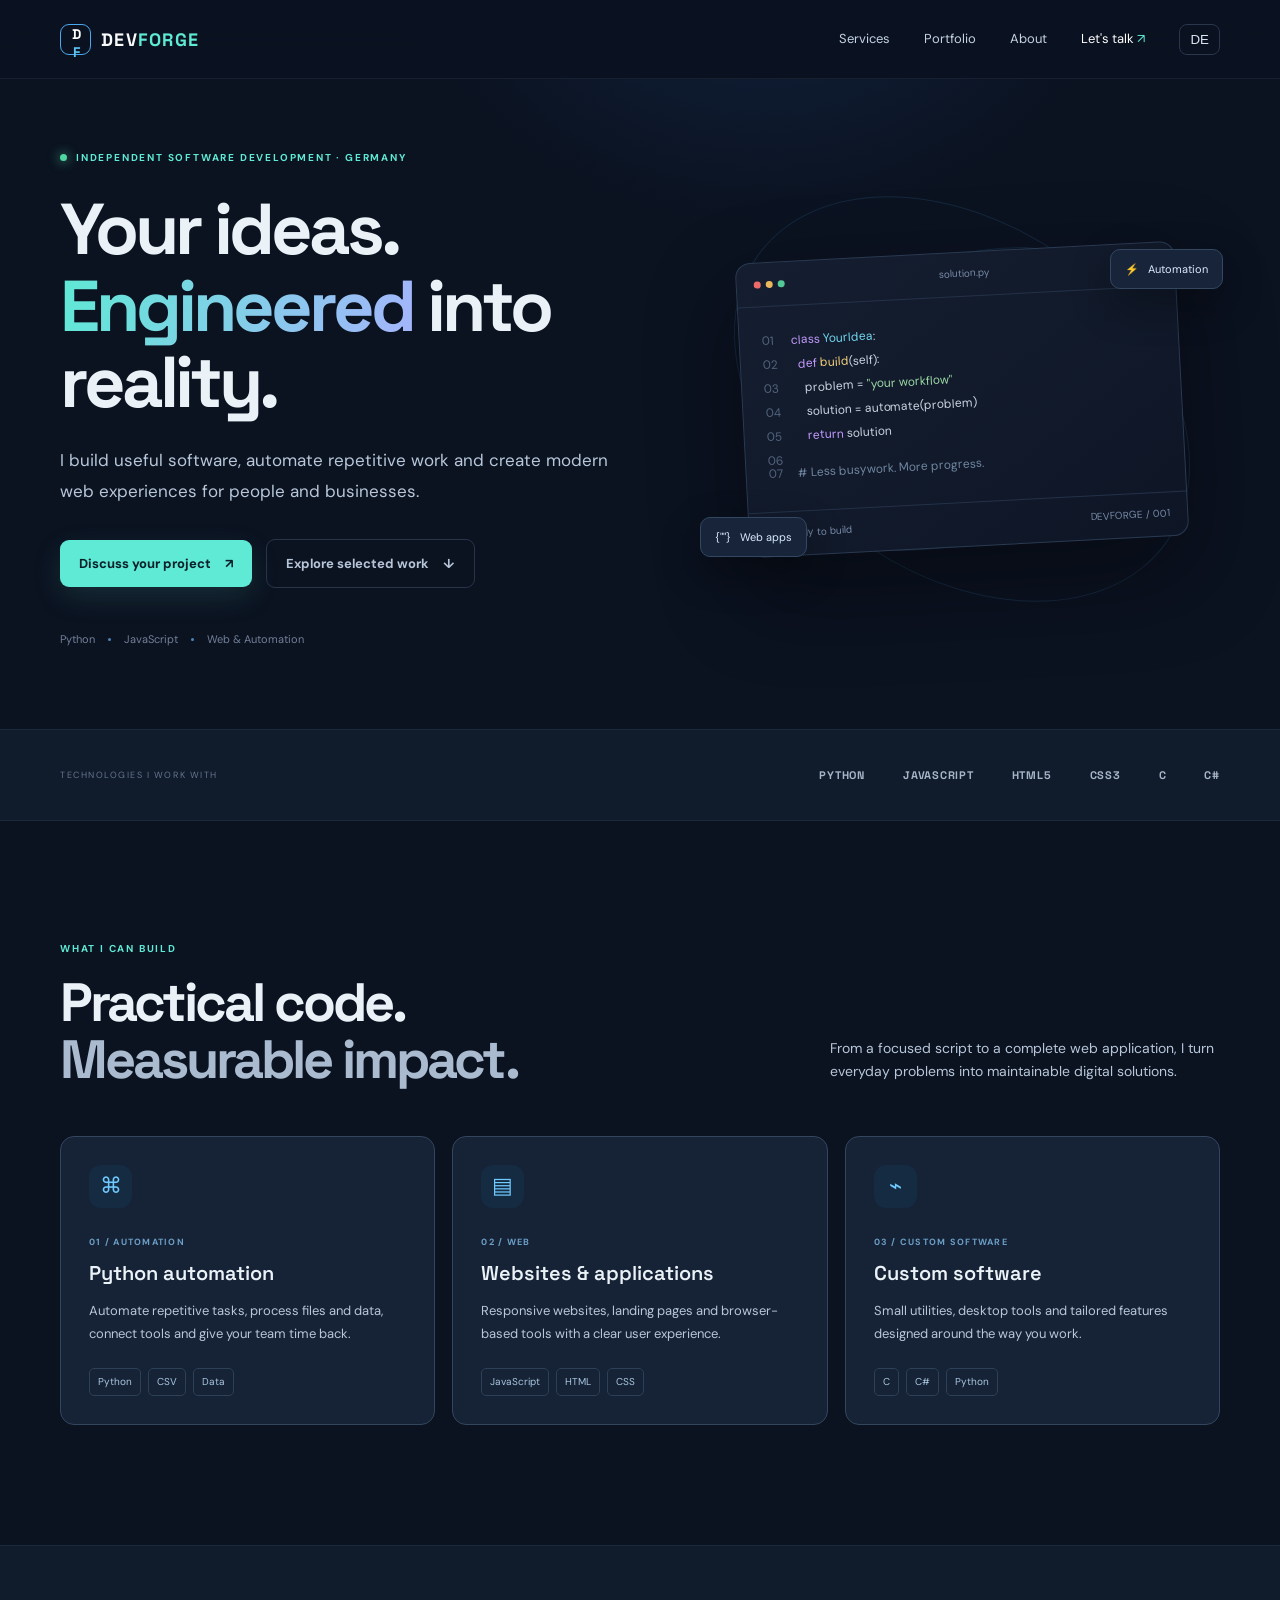
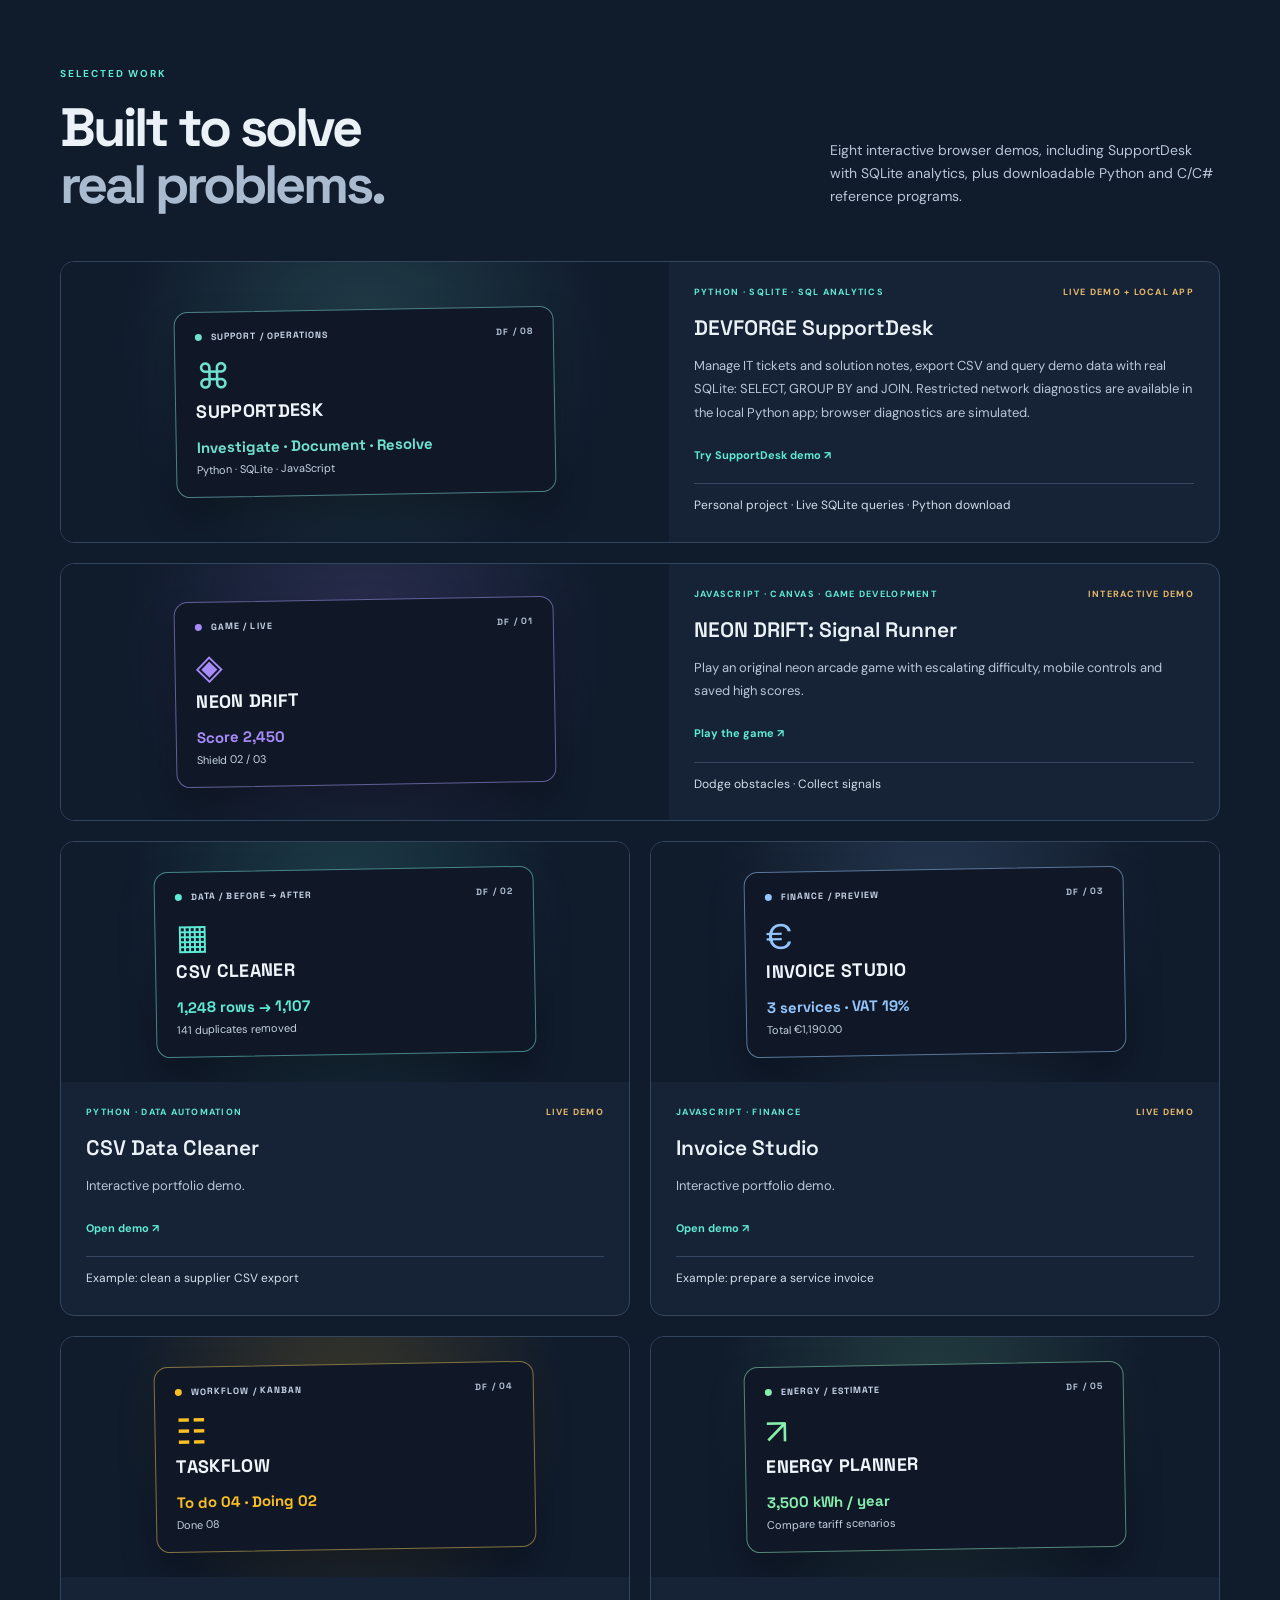
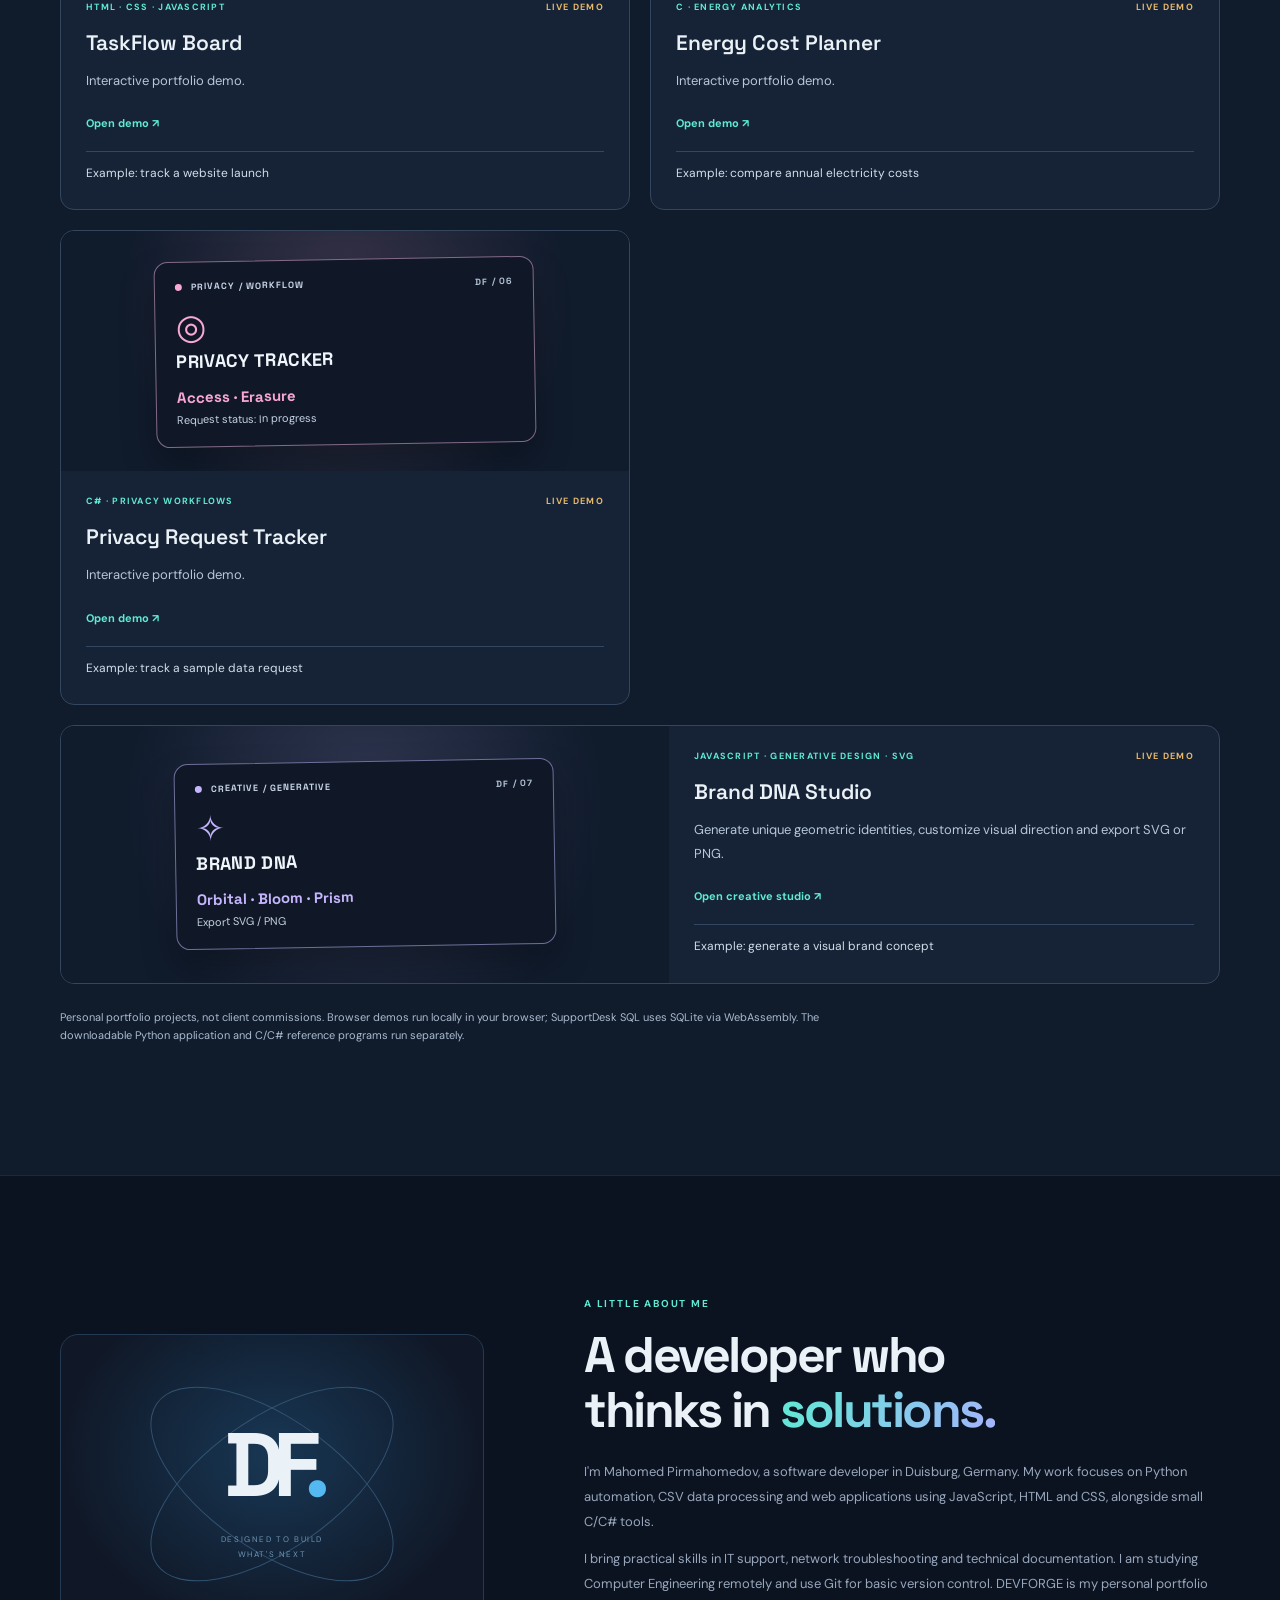
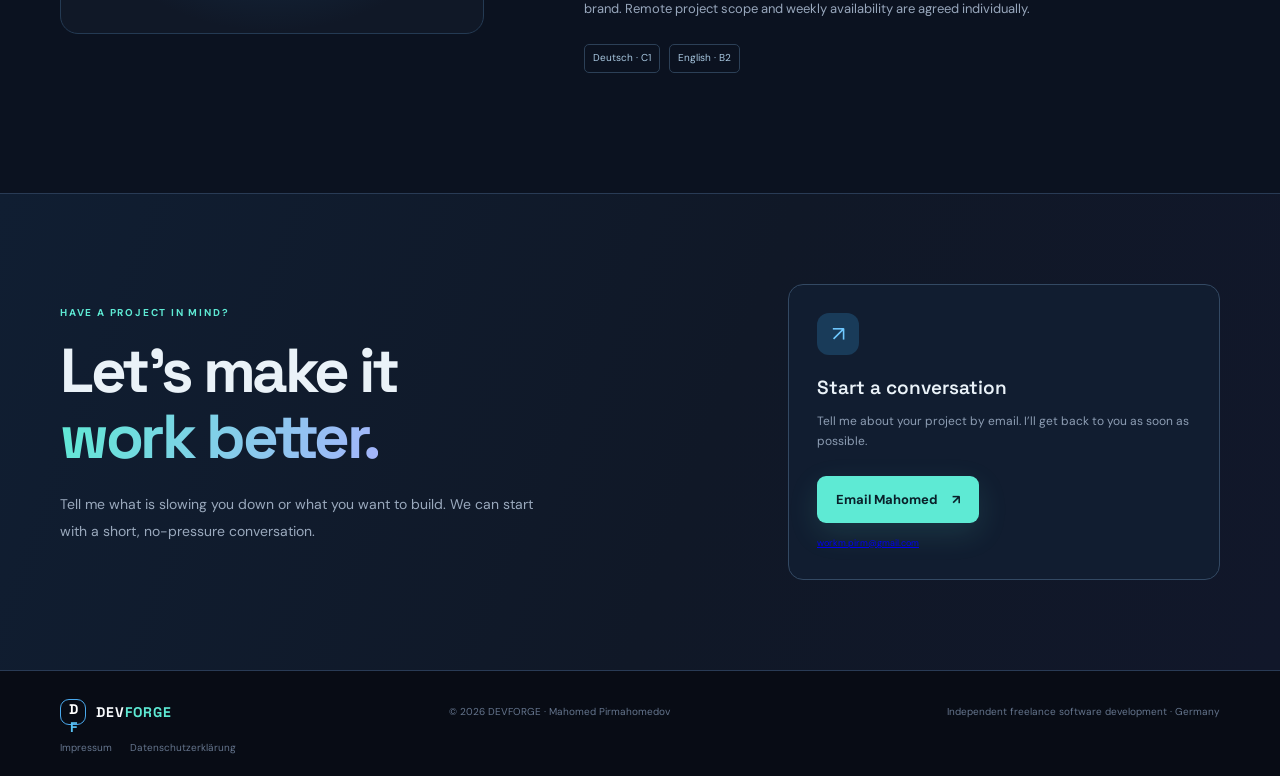
<file: index.html>
<!doctype html>
<html lang="en">
<head>
  <meta charset="utf-8">
  <meta name="viewport" content="width=device-width, initial-scale=1">
  <meta name="theme-color" content="#090d18">
  <meta name="description" content="DEVFORGE by Mpirm — software development, Python automation and modern web applications for businesses in Germany and beyond.">
  <title>DEVFORGE — Software that moves your business forward</title>
  <link rel="icon" href="favicon.svg" type="image/svg+xml">
  <link rel="preconnect" href="https://fonts.googleapis.com">
  <link rel="preconnect" href="https://fonts.gstatic.com" crossorigin>
  <link href="https://fonts.googleapis.com/css2?family=DM+Sans:wght@400;500;600;700&family=Space+Grotesk:wght@500;600;700&display=swap" rel="stylesheet">
  <link rel="stylesheet" href="styles.css">
</head>
<body>
  <div class="top-glow"></div>
  <header class="nav-wrap">
    <nav class="nav container" aria-label="Main navigation">
      <a class="brand" href="#home" aria-label="DEVFORGE home"><span class="brand-mark">D<span>F</span></span><span>DEV<span class="accent">FORGE</span></span></a>
      <button class="menu-toggle" aria-label="Open menu" aria-expanded="false">☰</button>
      <div class="nav-links" id="navLinks">
        <a href="#services" data-i18n="nav_services">Services</a>
        <a href="#work" data-i18n="nav_work">Portfolio</a>
        <a href="#about" data-i18n="nav_about">About</a>
        <a href="#contact" class="nav-cta" data-i18n="nav_contact">Let's talk <span>↗</span></a>
        <button class="lang-toggle" id="langToggle" aria-label="Switch language">DE</button>
      </div>
    </nav>
  </header>

  <main>
    <section class="hero container" id="home">
      <div class="hero-copy">
        <div class="eyebrow"><span class="status-dot"></span><span data-i18n="eyebrow">INDEPENDENT SOFTWARE DEVELOPMENT · GERMANY</span></div>
        <h1 data-i18n="hero_title">Your ideas.<br><span class="gradient-text">Engineered</span> into reality.</h1>
        <p class="hero-lead" data-i18n="hero_lead">I build useful software, automate repetitive work and create modern web experiences for people and businesses.</p>
        <div class="hero-actions">
          <a class="button button-primary" href="#contact" data-i18n="hero_cta">Discuss your project <span>↗</span></a>
          <a class="button button-quiet" href="#work" data-i18n="hero_secondary">Explore selected work <span>↓</span></a>
        </div>
        <div class="hero-meta"><span>Python</span><i></i><span>JavaScript</span><i></i><span>Web & Automation</span></div>
      </div>
      <div class="hero-visual" aria-label="Decorative code illustration">
        <div class="orbit orbit-one"></div><div class="orbit orbit-two"></div>
        <div class="code-card">
          <div class="code-top"><div class="dots"><b></b><b></b><b></b></div><span>solution.py</span><span class="code-lock">⌘</span></div>
          <div class="code-lines">
            <p><em>01</em> <span class="purple">class</span> <span class="cyan">YourIdea</span>:</p>
            <p><em>02</em> &nbsp;&nbsp;<span class="purple">def</span> <span class="yellow">build</span>(self):</p>
            <p><em>03</em> &nbsp;&nbsp;&nbsp;&nbsp;problem = <span class="green">"your workflow"</span></p>
            <p><em>04</em> &nbsp;&nbsp;&nbsp;&nbsp;solution = automate(problem)</p>
            <p><em>05</em> &nbsp;&nbsp;&nbsp;&nbsp;<span class="purple">return</span> solution</p>
            <p class="code-spacer"><em>06</em></p>
            <p><em>07</em> <span class="comment"># Less busywork. More progress.</span></p>
          </div>
          <div class="code-bottom"><span><b class="status-dot"></b> Ready to build</span><span>DEVFORGE / 001</span></div>
        </div>
        <div class="float-chip chip-one">⚡ <span>Automation</span></div>
        <div class="float-chip chip-two">{"</>"} <span>Web apps</span></div>
      </div>
    </section>

    <section class="trust-strip">
      <div class="container trust-inner"><span data-i18n="trust_label">TECHNOLOGIES I WORK WITH</span><div class="tech-list"><b>PYTHON</b><b>JAVASCRIPT</b><b>HTML5</b><b>CSS3</b><b>C</b><b>C#</b></div></div>
    </section>

    <section class="section container" id="services">
      <div class="section-heading"><div><div class="eyebrow" data-i18n="services_eyebrow">WHAT I CAN BUILD</div><h2 data-i18n="services_title">Practical code.<br><span class="muted">Measurable impact.</span></h2></div><p data-i18n="services_intro">From a focused script to a complete web application, I turn everyday problems into maintainable digital solutions.</p></div>
      <div class="service-grid">
        <article class="service-card"><div class="service-icon">⌘</div><div class="card-number">01 / AUTOMATION</div><h3 data-i18n="service1_title">Python automation</h3><p data-i18n="service1_desc">Automate repetitive tasks, process files and data, connect tools and give your team time back.</p><div class="tags"><span>Python</span><span>CSV</span><span>Data</span></div></article>
        <article class="service-card"><div class="service-icon">▤</div><div class="card-number">02 / WEB</div><h3 data-i18n="service2_title">Websites & applications</h3><p data-i18n="service2_desc">Responsive websites, landing pages and browser-based tools with a clear user experience.</p><div class="tags"><span>JavaScript</span><span>HTML</span><span>CSS</span></div></article>
        <article class="service-card"><div class="service-icon">⌁</div><div class="card-number">03 / CUSTOM SOFTWARE</div><h3 data-i18n="service3_title">Custom software</h3><p data-i18n="service3_desc">Small utilities, desktop tools and tailored features designed around the way you work.</p><div class="tags"><span>C</span><span>C#</span><span>Python</span></div></article>
      </div>
    </section>

    <section class="section work-section" id="work">
      <div class="container">
        <div class="section-heading"><div><div class="eyebrow" data-i18n="work_eyebrow">SELECTED WORK</div><h2 data-i18n="work_title">Built to solve<br><span class="muted">real problems.</span></h2></div><p data-i18n="work_intro">Eight interactive browser demos, including SupportDesk with SQLite analytics, plus downloadable Python and C/C# reference programs.</p></div>
        <div class="project-grid"><article class="project-card project-feature"><div class="project-art case-art" style="--case-accent:#70e1cf"><div class="case-preview"><div class="case-top"><span class="case-dot"></span><span>SUPPORT / OPERATIONS</span><span class="case-id">DF / 08</span></div><div class="case-symbol">⌘</div><div class="case-title">SUPPORTDESK</div><div class="case-stat">Investigate · Document · Resolve</div><div class="case-sub">Python · SQLite · JavaScript</div></div></div><div class="project-info"><div class="project-meta"><span>PYTHON · SQLITE · SQL ANALYTICS</span><span class="demo-label" data-i18n="supportdesk_label">LIVE DEMO + LOCAL APP</span></div><h3>DEVFORGE SupportDesk</h3><p data-i18n="supportdesk_desc">Manage IT tickets and solution notes, export CSV and query demo data with real SQLite: SELECT, GROUP BY and JOIN. Restricted network diagnostics are available in the local Python app; browser diagnostics are simulated.</p><a href="supportdesk-demo.html" class="text-link" data-i18n="supportdesk_link">Try SupportDesk demo ↗</a><div class="case-example" data-i18n="supportdesk_example">Personal project · Live SQLite queries · Python download</div></div></article><article class="project-card project-feature"><div class="project-art case-art" style="--case-accent:#a78bfa"><div class="case-preview"><div class="case-top"><span class="case-dot"></span><span>GAME / LIVE</span><span class="case-id">DF / 01</span></div><div class="case-symbol">◈</div><div class="case-title">NEON DRIFT</div><div class="case-stat">Score 2,450</div><div class="case-sub">Shield 02 / 03</div></div></div><div class="project-info"><div class="project-meta"><span>JAVASCRIPT · CANVAS · GAME DEVELOPMENT</span><span class="demo-label" data-i18n="demo_label">INTERACTIVE DEMO</span></div><h3>NEON DRIFT: Signal Runner</h3><p data-i18n="project7_desc">Play an original neon arcade game with escalating difficulty, mobile controls and saved high scores.</p><a href="neon-drift.html" class="text-link" data-i18n="project7_link">Play the game ↗</a><div class="case-example" data-i18n="example_01">Dodge obstacles · Collect signals</div></div></article>
<article class="project-card"><div class="project-art case-art" style="--case-accent:#5eead4"><div class="case-preview"><div class="case-top"><span class="case-dot"></span><span>DATA / BEFORE → AFTER</span><span class="case-id">DF / 02</span></div><div class="case-symbol">▦</div><div class="case-title">CSV CLEANER</div><div class="case-stat">1,248 rows → 1,107</div><div class="case-sub">141 duplicates removed</div></div></div><div class="project-info"><div class="project-meta"><span>PYTHON · DATA AUTOMATION</span><span class="demo-label" data-i18n="demo_label">LIVE DEMO</span></div><h3>CSV Data Cleaner</h3><p data-i18n="project1_desc">Interactive portfolio demo.</p><a href="data-cleaner.html" class="text-link" data-i18n="github_soon">Open demo ↗</a><div class="case-example" data-i18n="example_02">Example: clean a supplier CSV export</div></div></article>
<article class="project-card"><div class="project-art case-art" style="--case-accent:#93c5fd"><div class="case-preview"><div class="case-top"><span class="case-dot"></span><span>FINANCE / PREVIEW</span><span class="case-id">DF / 03</span></div><div class="case-symbol">€</div><div class="case-title">INVOICE STUDIO</div><div class="case-stat">3 services · VAT 19%</div><div class="case-sub">Total €1,190.00</div></div></div><div class="project-info"><div class="project-meta"><span>JAVASCRIPT · FINANCE</span><span class="demo-label" data-i18n="demo_label">LIVE DEMO</span></div><h3>Invoice Studio</h3><p data-i18n="project2_desc">Interactive portfolio demo.</p><a href="invoice-studio.html" class="text-link" data-i18n="project_details">Open demo ↗</a><div class="case-example" data-i18n="example_03">Example: prepare a service invoice</div></div></article>
<article class="project-card"><div class="project-art case-art" style="--case-accent:#fbbf24"><div class="case-preview"><div class="case-top"><span class="case-dot"></span><span>WORKFLOW / KANBAN</span><span class="case-id">DF / 04</span></div><div class="case-symbol">☷</div><div class="case-title">TASKFLOW</div><div class="case-stat">To do 04 · Doing 02</div><div class="case-sub">Done 08</div></div></div><div class="project-info"><div class="project-meta"><span>HTML · CSS · JAVASCRIPT</span><span class="demo-label" data-i18n="demo_label">LIVE DEMO</span></div><h3>TaskFlow Board</h3><p data-i18n="project3_desc">Interactive portfolio demo.</p><a href="task-board.html" class="text-link" data-i18n="project3_link">Open demo ↗</a><div class="case-example" data-i18n="example_04">Example: track a website launch</div></div></article>
<article class="project-card"><div class="project-art case-art" style="--case-accent:#86efac"><div class="case-preview"><div class="case-top"><span class="case-dot"></span><span>ENERGY / ESTIMATE</span><span class="case-id">DF / 05</span></div><div class="case-symbol">↗</div><div class="case-title">ENERGY PLANNER</div><div class="case-stat">3,500 kWh / year</div><div class="case-sub">Compare tariff scenarios</div></div></div><div class="project-info"><div class="project-meta"><span>C · ENERGY ANALYTICS</span><span class="demo-label" data-i18n="demo_label">LIVE DEMO</span></div><h3>Energy Cost Planner</h3><p data-i18n="project4_desc">Interactive portfolio demo.</p><a href="energy-planner.html" class="text-link" data-i18n="project4_link">Open demo ↗</a><div class="case-example" data-i18n="example_05">Example: compare annual electricity costs</div></div></article>
<article class="project-card"><div class="project-art case-art" style="--case-accent:#f9a8d4"><div class="case-preview"><div class="case-top"><span class="case-dot"></span><span>PRIVACY / WORKFLOW</span><span class="case-id">DF / 06</span></div><div class="case-symbol">◎</div><div class="case-title">PRIVACY TRACKER</div><div class="case-stat">Access · Erasure</div><div class="case-sub">Request status: In progress</div></div></div><div class="project-info"><div class="project-meta"><span>C# · PRIVACY WORKFLOWS</span><span class="demo-label" data-i18n="demo_label">LIVE DEMO</span></div><h3>Privacy Request Tracker</h3><p data-i18n="project5_desc">Interactive portfolio demo.</p><a href="privacy-requests.html" class="text-link" data-i18n="project5_link">Open demo ↗</a><div class="case-example" data-i18n="example_06">Example: track a sample data request</div></div></article>
<article class="project-card project-feature"><div class="project-art case-art" style="--case-accent:#c4b5fd"><div class="case-preview"><div class="case-top"><span class="case-dot"></span><span>CREATIVE / GENERATIVE</span><span class="case-id">DF / 07</span></div><div class="case-symbol">✧</div><div class="case-title">BRAND DNA</div><div class="case-stat">Orbital · Bloom · Prism</div><div class="case-sub">Export SVG / PNG</div></div></div><div class="project-info"><div class="project-meta"><span>JAVASCRIPT · GENERATIVE DESIGN · SVG</span><span class="demo-label" data-i18n="demo_label">LIVE DEMO</span></div><h3>Brand DNA Studio</h3><p data-i18n="project6_desc">Generate unique geometric identities, customize visual direction and export SVG or PNG.</p><a href="brand-dna-studio.html" class="text-link" data-i18n="project6_link">Open creative studio ↗</a><div class="case-example" data-i18n="example_07">Example: generate a visual brand concept</div></div></article>
        </div>
        <p class="portfolio-note" data-i18n="portfolio_note">Personal portfolio projects, not client commissions. Browser demos run locally in your browser; SupportDesk SQL uses SQLite via WebAssembly. The downloadable Python application and C/C# reference programs run separately.</p>
      </div>
    </section>

    <section class="section container about-section" id="about">
      <div class="about-mark"><div class="big-mark">DF<span>.</span></div><div class="mark-caption">DESIGNED TO BUILD<br>WHAT'S NEXT</div></div>
      <div class="about-copy"><div class="eyebrow" data-i18n="about_eyebrow">A LITTLE ABOUT ME</div><h2 data-i18n="about_title">A developer who<br>thinks in <span class="gradient-text">solutions.</span></h2><p data-i18n="about_p1">I'm Mahomed Pirmahomedov, a software developer in Duisburg, Germany. My work focuses on Python automation, CSV data processing and web applications using JavaScript, HTML and CSS, alongside small C/C# tools.</p><p data-i18n="about_p2">I bring practical skills in IT support, network troubleshooting and technical documentation. I am studying Computer Engineering remotely and use Git for basic version control. DEVFORGE is my personal portfolio brand. Remote project scope and weekly availability are agreed individually.</p><div class="language-pills"><span>Deutsch · C1</span><span>English · B2</span></div></div>
    </section>

    <section class="contact-section" id="contact"><div class="container contact-inner"><div><div class="eyebrow" data-i18n="contact_eyebrow">HAVE A PROJECT IN MIND?</div><h2 data-i18n="contact_title">Let's make it<br><span class="gradient-text">work better.</span></h2><p data-i18n="contact_desc">Tell me what is slowing you down or what you want to build. We can start with a short, no-pressure conversation.</p></div><div class="contact-box"><div class="contact-orb">↗</div><h3 data-i18n="contact_box_title">Start a conversation</h3><p data-i18n="contact_box_desc">Tell me about your project by email. I’ll get back to you as soon as possible.</p><a class="button button-primary" href="mailto:workm.pirm@gmail.com?subject=DEVFORGE%20Project%20Inquiry" data-i18n="contact_button">Email Mahomed <span>↗</span></a><small><a href="mailto:workm.pirm@gmail.com">workm.pirm@gmail.com</a></small></div></div></section>
  </main>
  <footer class="footer"><div class="container footer-inner"><a class="brand" href="#home"><span class="brand-mark">D<span>F</span></span><span>DEV<span class="accent">FORGE</span></span></a><span>© <span id="year"></span> DEVFORGE · Mahomed Pirmahomedov</span><span data-i18n="footer_note">Independent freelance software development · Germany</span></div><div class="container legal-links"><a href="impressum.html">Impressum</a><a href="datenschutz.html">Datenschutzerklärung</a></div></footer>
  <script src="script.js"></script>
</body>
</html>
</file>
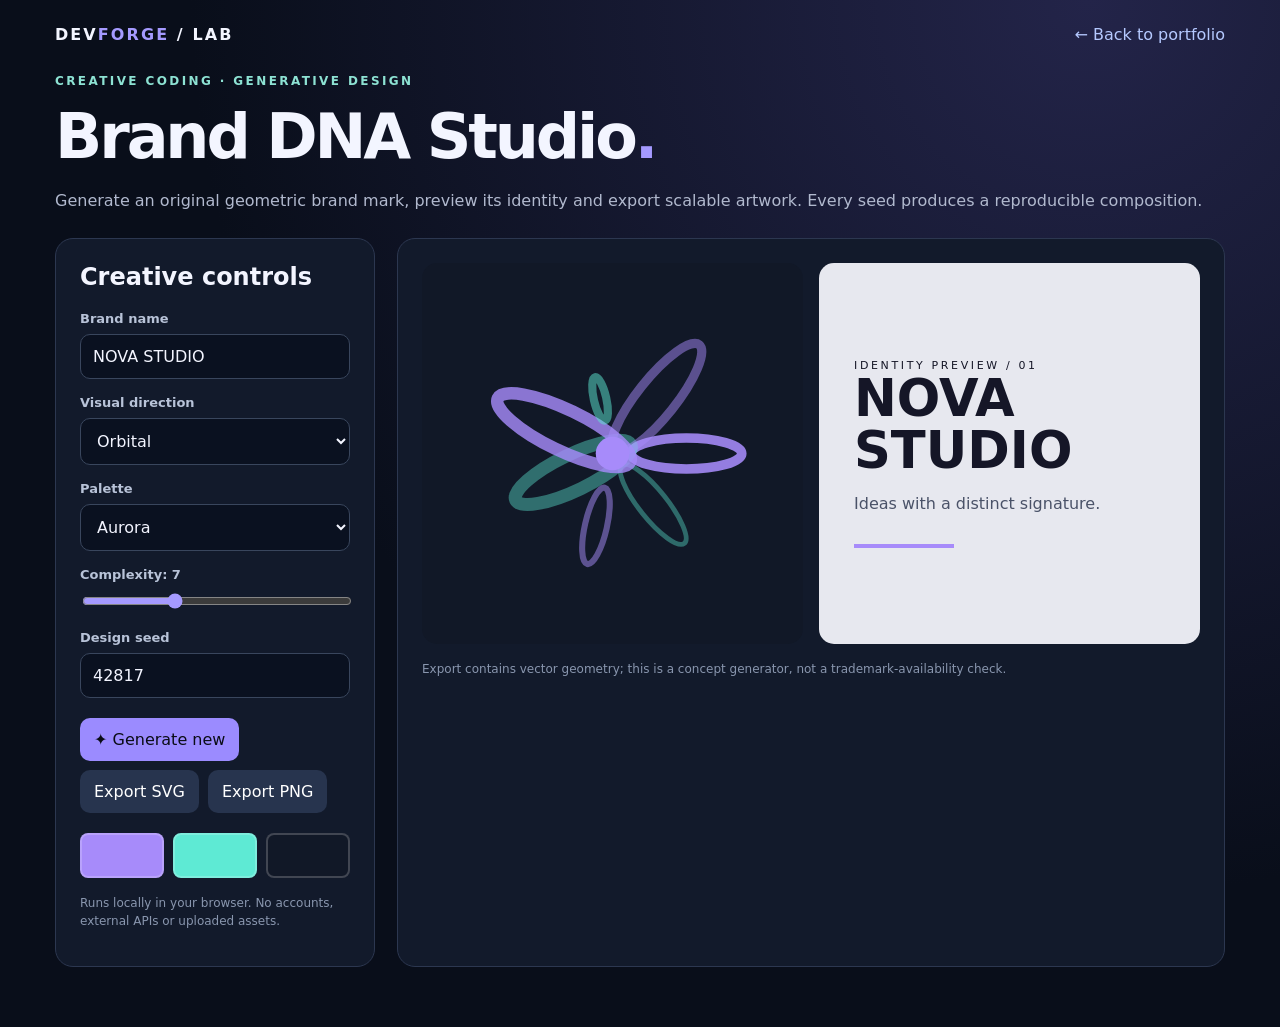
<file: brand-dna-studio.html>
<!doctype html><html lang="en"><head><meta charset="utf-8"><meta name="viewport" content="width=device-width,initial-scale=1"><title>Brand DNA Studio — DEVFORGE</title><style>
:root{font-family:Inter,system-ui,sans-serif;color:#f3f5ff;background:#090e1a}*{box-sizing:border-box}body{margin:0;background:radial-gradient(circle at 85% 0%,#232449,#090e1a 60%);min-height:100vh}header{max-width:1220px;margin:auto;padding:25px 25px 10px;display:flex;justify-content:space-between;align-items:center}a{color:#b5c9ff;text-decoration:none}.logo{font-weight:900;letter-spacing:.13em}main{max-width:1220px;margin:auto;padding:20px 25px 60px}h1{font-size:clamp(32px,5vw,62px);letter-spacing:-.05em;margin:12px 0}p{color:#b1b9ce;line-height:1.5}.eyebrow{color:#8de2d3;font-size:12px;letter-spacing:.2em;font-weight:800}.layout{display:grid;grid-template-columns:320px minmax(0,1fr);gap:22px;margin-top:25px}.panel{background:#121a2b;border:1px solid #2c3750;border-radius:18px;padding:24px}label{display:block;color:#b8c3d8;font-size:13px;font-weight:700;margin:16px 0 8px}input,select{width:100%;background:#0a1120;color:#f3f5ff;border:1px solid #39465d;border-radius:10px;padding:12px;font:inherit}input[type=range]{padding:0;accent-color:#a59aff}button{cursor:pointer;background:#9b8bff;color:#0a0c16;border:0;border-radius:10px;padding:12px 14px;font-weight:800;font:inherit}button.secondary{background:#27344e;color:white}.buttons{display:flex;flex-wrap:wrap;gap:9px;margin-top:20px}.preview{display:grid;grid-template-columns:1fr 1fr;gap:16px}.canvas{min-height:340px;display:grid;place-items:center;border-radius:15px;overflow:hidden}.canvas svg{width:100%;height:100%;min-height:340px}.mockup{border-radius:15px;background:#e7e8ef;color:#151627;display:flex;flex-direction:column;justify-content:center;padding:35px;min-height:340px}.mockup small{font-size:11px;letter-spacing:.24em}.mockup strong{font-size:clamp(30px,4vw,55px);line-height:1.02;overflow-wrap:anywhere}.mockup p{color:#4a5268}.swatches{display:flex;gap:9px;margin-top:20px}.swatch{height:45px;flex:1;border-radius:8px;border:2px solid #ffffff33}.foot{color:#8996ae;font-size:12px;margin-top:16px}@media(max-width:800px){.layout{grid-template-columns:1fr}.preview{grid-template-columns:1fr}.canvas,.mockup{min-height:280px}.canvas svg{min-height:280px}}
</style></head><body><header><span class="logo">DEV<span style="color:#a59aff">FORGE</span> / LAB</span><a href="index.html#work">← Back to portfolio</a></header><main><div class="eyebrow">CREATIVE CODING · GENERATIVE DESIGN</div><h1>Brand DNA Studio<span style="color:#a59aff">.</span></h1><p>Generate an original geometric brand mark, preview its identity and export scalable artwork. Every seed produces a reproducible composition.</p><div class="layout"><section class="panel"><h2 style="margin-top:0">Creative controls</h2><label for="name">Brand name</label><input id="name" maxlength="28" value="NOVA STUDIO"><label for="mood">Visual direction</label><select id="mood"><option value="orbit">Orbital</option><option value="bloom">Bloom</option><option value="prism">Prism</option></select><label for="palette">Palette</label><select id="palette"><option value="aurora">Aurora</option><option value="sunset">Sunset</option><option value="mono">Monochrome</option><option value="ocean">Ocean</option></select><label for="complexity">Complexity: <output id="complexityLabel">7</output></label><input id="complexity" type="range" min="3" max="15" value="7"><label for="seed">Design seed</label><input id="seed" type="number" min="1" max="999999999" value="42817"><div class="buttons"><button id="random">✦ Generate new</button><button class="secondary" id="svgBtn">Export SVG</button><button class="secondary" id="pngBtn">Export PNG</button></div><div class="swatches" id="swatches"></div><p class="foot">Runs locally in your browser. No accounts, external APIs or uploaded assets.</p></section><section class="panel"><div class="preview"><div class="canvas" id="canvas"></div><div class="mockup"><small>IDENTITY PREVIEW / 01</small><strong id="brandText">NOVA STUDIO</strong><p>Ideas with a distinct signature.</p><div style="height:4px;width:100px;background:#8d83ff;margin-top:12px" id="accentLine"></div></div></div><p class="foot">Export contains vector geometry; this is a concept generator, not a trademark-availability check.</p></section></div></main><script>
const $=id=>document.getElementById(id),palettes={aurora:['#a78bfa','#5eead4','#111827'],sunset:['#fb7185','#fbbf24','#23122d'],mono:['#ffffff','#8b98aa','#101827'],ocean:['#38bdf8','#34d399','#09233d']};let svgText='';function rng(seed){let a=seed>>>0;return()=>{a+=0x6D2B79F5;let t=a;t=Math.imul(t^t>>>15,t|1);t^=t+Math.imul(t^t>>>7,t|61);return ((t^t>>>14)>>>0)/4294967296}}function escapeXml(s){return s.replace(/[&<>"']/g,c=>({'&':'&amp;','<':'&lt;','>':'&gt;','"':'&quot;',"'":'&apos;'}[c]))}function render(){const p=palettes[$('palette').value],rand=rng(Number($('seed').value)||1),n=+$('complexity').value,mood=$('mood').value;let shapes='';for(let i=0;i<n;i++){let angle=(i/n)*Math.PI*2,rotation=angle*180/Math.PI,offset=35+rand()*65,sz=25+rand()*80,x=250+Math.cos(angle)*offset,y=250+Math.sin(angle)*offset,opacity=(.38+rand()*.52).toFixed(2),color=p[i%2];if(mood==='orbit')shapes+=`<ellipse cx="${x.toFixed(1)}" cy="${y.toFixed(1)}" rx="${sz.toFixed(1)}" ry="${(sz*.28).toFixed(1)}" fill="none" stroke="${color}" stroke-width="${(5+rand()*13).toFixed(1)}" opacity="${opacity}" transform="rotate(${rotation.toFixed(1)} ${x.toFixed(1)} ${y.toFixed(1)})"/>`;else if(mood==='bloom')shapes+=`<ellipse cx="250" cy="${(250-offset).toFixed(1)}" rx="${(sz*.43).toFixed(1)}" ry="${(sz*1.25).toFixed(1)}" fill="${color}" opacity="${opacity}" transform="rotate(${rotation.toFixed(1)} 250 250)"/>`;else{let x1=250+Math.cos(angle)*offset,y1=250+Math.sin(angle)*offset,x2=250+Math.cos(angle+.55)*(offset+sz),y2=250+Math.sin(angle+.55)*(offset+sz),x3=250+Math.cos(angle-.55)*(offset+sz),y3=250+Math.sin(angle-.55)*(offset+sz);shapes+=`<polygon points="${x1.toFixed(1)},${y1.toFixed(1)} ${x2.toFixed(1)},${y2.toFixed(1)} ${x3.toFixed(1)},${y3.toFixed(1)}" fill="${color}" opacity="${opacity}"/>`}}svgText=`<svg xmlns="http://www.w3.org/2000/svg" viewBox="0 0 500 500" width="500" height="500" role="img" aria-label="Generative geometric brand artwork"><rect width="500" height="500" fill="${p[2]}"/><g>${shapes}</g><circle cx="250" cy="250" r="${mood==='prism'?15:22}" fill="${p[0]}"/></svg>`;$('canvas').innerHTML=svgText;$('brandText').textContent=$('name').value.trim()||'YOUR BRAND';$('accentLine').style.background=p[0];$('swatches').innerHTML=p.map(c=>`<div class="swatch" style="background:${c}" title="${c}"></div>`).join('');$('complexityLabel').textContent=n}function download(blob,filename){const url=URL.createObjectURL(blob),a=document.createElement('a');a.href=url;a.download=filename;a.click();setTimeout(()=>URL.revokeObjectURL(url),1000)}function filename(){return ($('name').value.trim().toLowerCase().replace(/[^a-z0-9]+/g,'-').replace(/^-|-$/g,'')||'brand')+'-dna'}for(const id of ['name','mood','palette','complexity','seed'])$(id).addEventListener('input',render);$('random').addEventListener('click',()=>{$('seed').value=Math.floor(Math.random()*999999998)+1;render()});$('svgBtn').addEventListener('click',()=>download(new Blob([svgText],{type:'image/svg+xml;charset=utf-8'}),filename()+'.svg'));$('pngBtn').addEventListener('click',()=>{const img=new Image(),url=URL.createObjectURL(new Blob([svgText],{type:'image/svg+xml'}));img.onload=()=>{const c=document.createElement('canvas');c.width=c.height=1000;const ctx=c.getContext('2d');ctx.drawImage(img,0,0,1000,1000);c.toBlob(blob=>{if(blob)download(blob,filename()+'.png');URL.revokeObjectURL(url)},'image/png')};img.onerror=()=>{URL.revokeObjectURL(url);alert('PNG export failed. Try SVG instead.')};img.src=url});render();
</script></body></html>
</file>
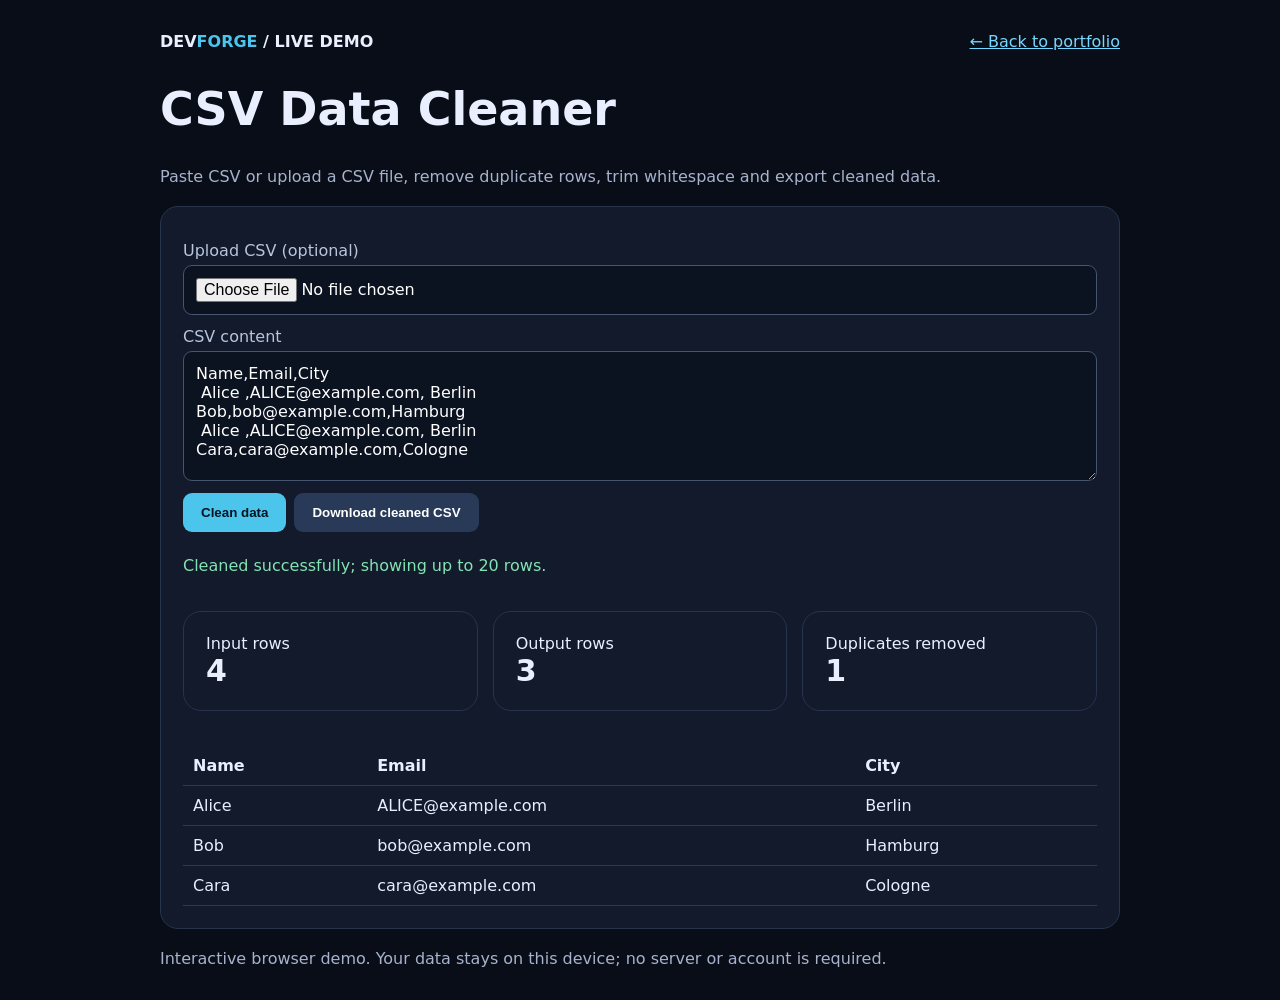
<file: data-cleaner.html>
<!doctype html><html lang="en"><head><meta charset="utf-8"><meta name="viewport" content="width=device-width, initial-scale=1"><title>CSV Data Cleaner | DEVFORGE</title><style>*{box-sizing:border-box}body{margin:0;background:#090d18;color:#e9efff;font:16px system-ui,Arial}main{max-width:1000px;margin:32px auto;padding:0 20px}a{color:#75d8ff}header{display:flex;justify-content:space-between;align-items:center;gap:16px}h1{font-size:clamp(28px,5vw,46px)}p,.muted{color:#a7b3cc}section,.panel{background:#121a2b;border:1px solid #28344e;border-radius:18px;padding:22px;margin:20px 0}label{display:block;margin:12px 0 5px;color:#b8c5dc}input,textarea,select{width:100%;padding:12px;border:1px solid #465570;background:#0b1220;color:white;border-radius:9px;font:inherit}textarea{min-height:130px}button,.btn{display:inline-block;cursor:pointer;border:0;border-radius:9px;background:#4bc5ec;color:#061321;font-weight:700;padding:12px 18px;margin:8px 8px 8px 0;text-decoration:none}button.secondary{background:#283a57;color:white}button:focus-visible,a:focus-visible{outline:3px solid white}table{border-collapse:collapse;width:100%;margin-top:15px}th,td{text-align:left;padding:10px;border-bottom:1px solid #2c3a54;word-break:break-word}small{color:#a7b3cc}.grid{display:grid;grid-template-columns:repeat(auto-fit,minmax(210px,1fr));gap:15px}.stat{font-size:30px;font-weight:700}.error{color:#ff9f9f}.success{color:#83e3b2}@media print{body{background:white;color:black}header,.no-print,button{display:none!important}section,.panel{border:0;background:white;color:black}p,.muted,small{color:#333}input{color:black;border:0}}</style></head><body><main><header><strong>DEV<span style="color:#4bc5ec">FORGE</span> / LIVE DEMO</strong><a href="index.html#work">← Back to portfolio</a></header><h1>CSV Data Cleaner</h1><p>Paste CSV or upload a CSV file, remove duplicate rows, trim whitespace and export cleaned data.</p><section><label for="file">Upload CSV (optional)</label><input id="file" type="file" accept=".csv,text/csv"><label for="csv">CSV content</label><textarea id="csv">Name,Email,City
 Alice ,ALICE@example.com, Berlin 
Bob,bob@example.com,Hamburg
 Alice ,ALICE@example.com, Berlin 
Cara,cara@example.com,Cologne</textarea><div class="no-print"><button id="clean">Clean data</button><button id="download" class="secondary" disabled>Download cleaned CSV</button></div><p id="message" role="status"></p><div class="grid"><div class="panel">Input rows<div class="stat" id="before">—</div></div><div class="panel">Output rows<div class="stat" id="after">—</div></div><div class="panel">Duplicates removed<div class="stat" id="removed">—</div></div></div><div id="preview" style="overflow:auto"></div></section><p class="muted">Interactive browser demo. Your data stays on this device; no server or account is required.</p></main><script>const $=id=>document.getElementById(id);let output='';function parseCSV(s){let rows=[],row=[],cell='',q=false;for(let i=0;i<s.length;i++){let c=s[i];if(q){if(c==='"'&&s[i+1]==='"'){cell+='"';i++}else if(c==='"')q=false;else cell+=c}else if(c==='"')q=true;else if(c===','){row.push(cell);cell=''}else if(c==='\n'||c==='\r'){if(c==='\r'&&s[i+1]==='\n')i++;row.push(cell);if(row.some(v=>v.trim()))rows.push(row);row=[];cell=''}else cell+=c}if(q)throw Error('Unclosed quoted CSV field');row.push(cell);if(row.some(v=>v.trim()))rows.push(row);return rows}function escapeCell(v){return /[",\n\r]/.test(v)?'"'+v.replace(/"/g,'""')+'"':v}function clean(){try{const rows=parseCSV($('csv').value).map(r=>r.map(v=>v.trim()));if(rows.length<2)throw Error('Include a header and at least one data row');let width=rows[0].length;if(rows.some(r=>r.length!==width))throw Error('Rows have different numbers of columns');const seen=new Set(),unique=[];for(const r of rows.slice(1)){const key=JSON.stringify(r.map(v=>v.toLowerCase()));if(!seen.has(key)){seen.add(key);unique.push(r)}}const all=[rows[0],...unique];output=all.map(r=>r.map(escapeCell).join(',')).join('\r\n');$('before').textContent=rows.length-1;$('after').textContent=unique.length;$('removed').textContent=rows.length-1-unique.length;$('preview').replaceChildren();let t=document.createElement('table');all.slice(0,21).forEach((r,i)=>{let tr=t.insertRow();r.forEach(v=>{let c=document.createElement(i?'td':'th');c.textContent=v;tr.append(c)})});$('preview').append(t);$('message').textContent='Cleaned successfully; showing up to 20 rows.';$('message').className='success';$('download').disabled=false}catch(e){$('message').textContent=e.message;$('message').className='error';$('download').disabled=true}}$('file').addEventListener('change',async e=>{let f=e.target.files[0];if(f){if(f.size>2e6){$('message').textContent='Maximum file size: 2 MB';return}$('csv').value=await f.text()}});$('clean').onclick=clean;$('download').onclick=()=>{let a=document.createElement('a');a.href=URL.createObjectURL(new Blob([output],{type:'text/csv;charset=utf-8'}));a.download='cleaned-data.csv';a.click();setTimeout(()=>URL.revokeObjectURL(a.href),1000)};clean();</script></body></html>
</file>
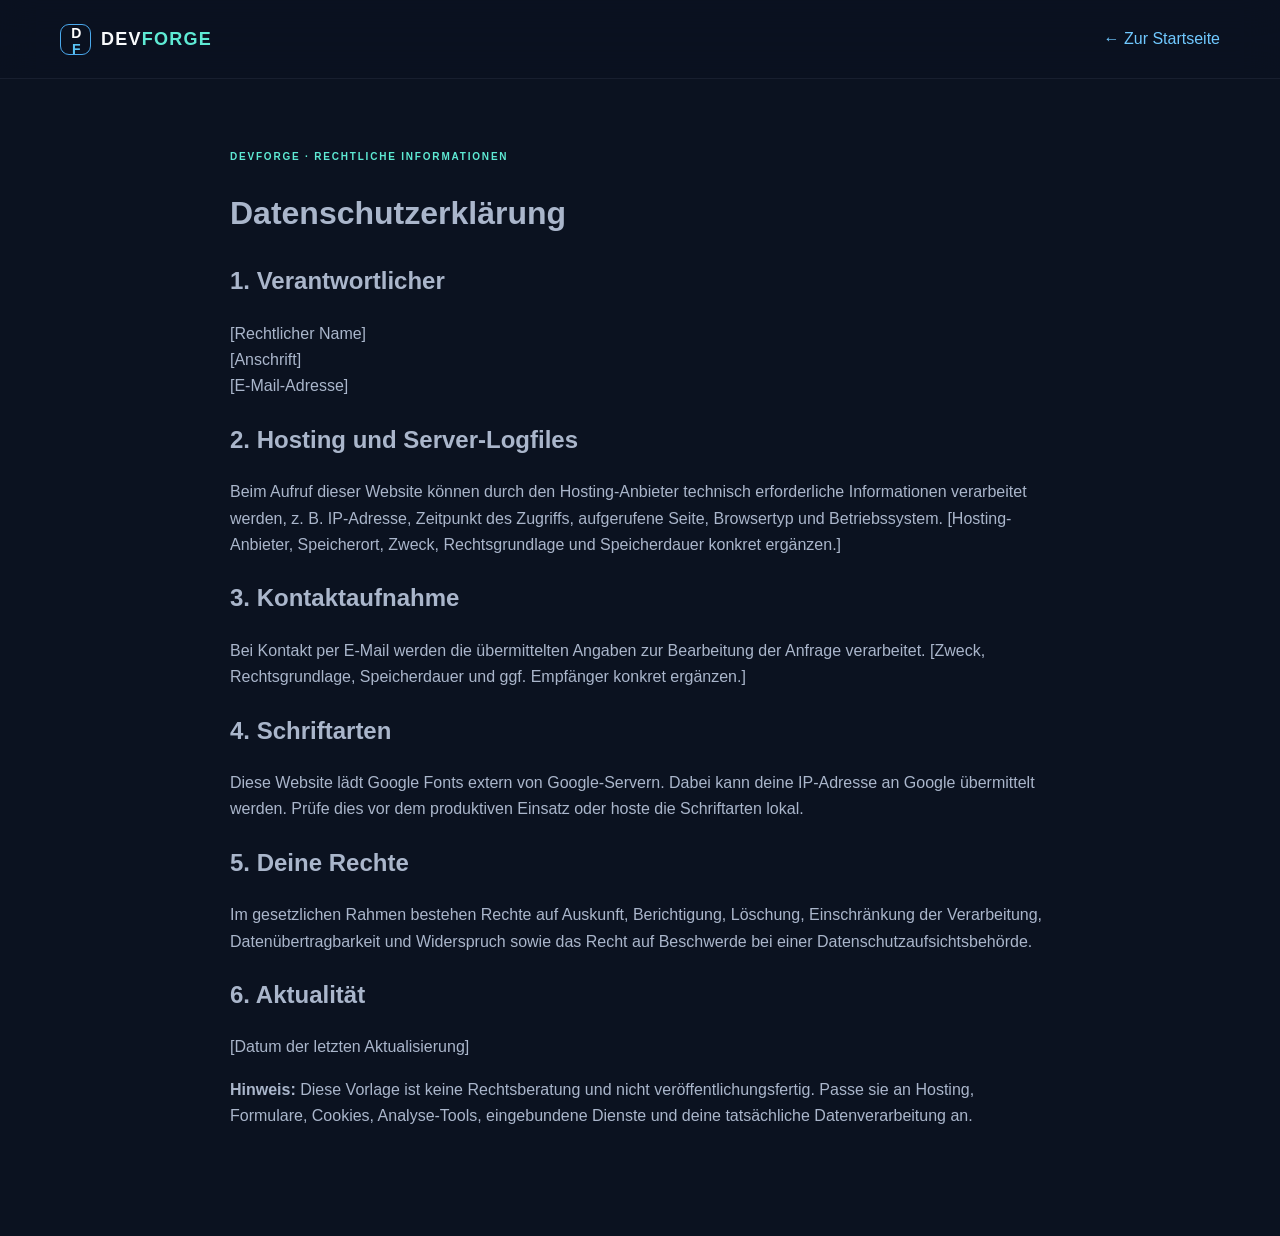
<file: datenschutz.html>
<!doctype html><html lang="de"><head><meta charset="utf-8"><meta name="viewport" content="width=device-width, initial-scale=1"><title>Datenschutzerklärung — DEVFORGE</title><link rel="stylesheet" href="styles.css"></head><body><header class="nav-wrap"><nav class="nav container"><a class="brand" href="index.html"><span class="brand-mark">D<span>F</span></span><span>DEV<span class="accent">FORGE</span></span></a><a href="index.html" style="color:#70c9ff;text-decoration:none">← Zur Startseite</a></nav></header><main class="container" style="max-width:820px;padding-top:70px;padding-bottom:90px;color:#aab6cb"><div class="eyebrow">DEVFORGE · RECHTLICHE INFORMATIONEN</div><h1>Datenschutzerklärung</h1><h2>1. Verantwortlicher</h2><p>[Rechtlicher Name]<br>[Anschrift]<br>[E-Mail-Adresse]</p><h2>2. Hosting und Server-Logfiles</h2><p>Beim Aufruf dieser Website können durch den Hosting-Anbieter technisch erforderliche Informationen verarbeitet werden, z. B. IP-Adresse, Zeitpunkt des Zugriffs, aufgerufene Seite, Browsertyp und Betriebssystem. [Hosting-Anbieter, Speicherort, Zweck, Rechtsgrundlage und Speicherdauer konkret ergänzen.]</p><h2>3. Kontaktaufnahme</h2><p>Bei Kontakt per E-Mail werden die übermittelten Angaben zur Bearbeitung der Anfrage verarbeitet. [Zweck, Rechtsgrundlage, Speicherdauer und ggf. Empfänger konkret ergänzen.]</p><h2>4. Schriftarten</h2><p>Diese Website lädt Google Fonts extern von Google-Servern. Dabei kann deine IP-Adresse an Google übermittelt werden. Prüfe dies vor dem produktiven Einsatz oder hoste die Schriftarten lokal.</p><h2>5. Deine Rechte</h2><p>Im gesetzlichen Rahmen bestehen Rechte auf Auskunft, Berichtigung, Löschung, Einschränkung der Verarbeitung, Datenübertragbarkeit und Widerspruch sowie das Recht auf Beschwerde bei einer Datenschutzaufsichtsbehörde.</p><h2>6. Aktualität</h2><p>[Datum der letzten Aktualisierung]</p><p><strong>Hinweis:</strong> Diese Vorlage ist keine Rechtsberatung und nicht veröffentlichungsfertig. Passe sie an Hosting, Formulare, Cookies, Analyse-Tools, eingebundene Dienste und deine tatsächliche Datenverarbeitung an.</p></main></body></html>
</file>
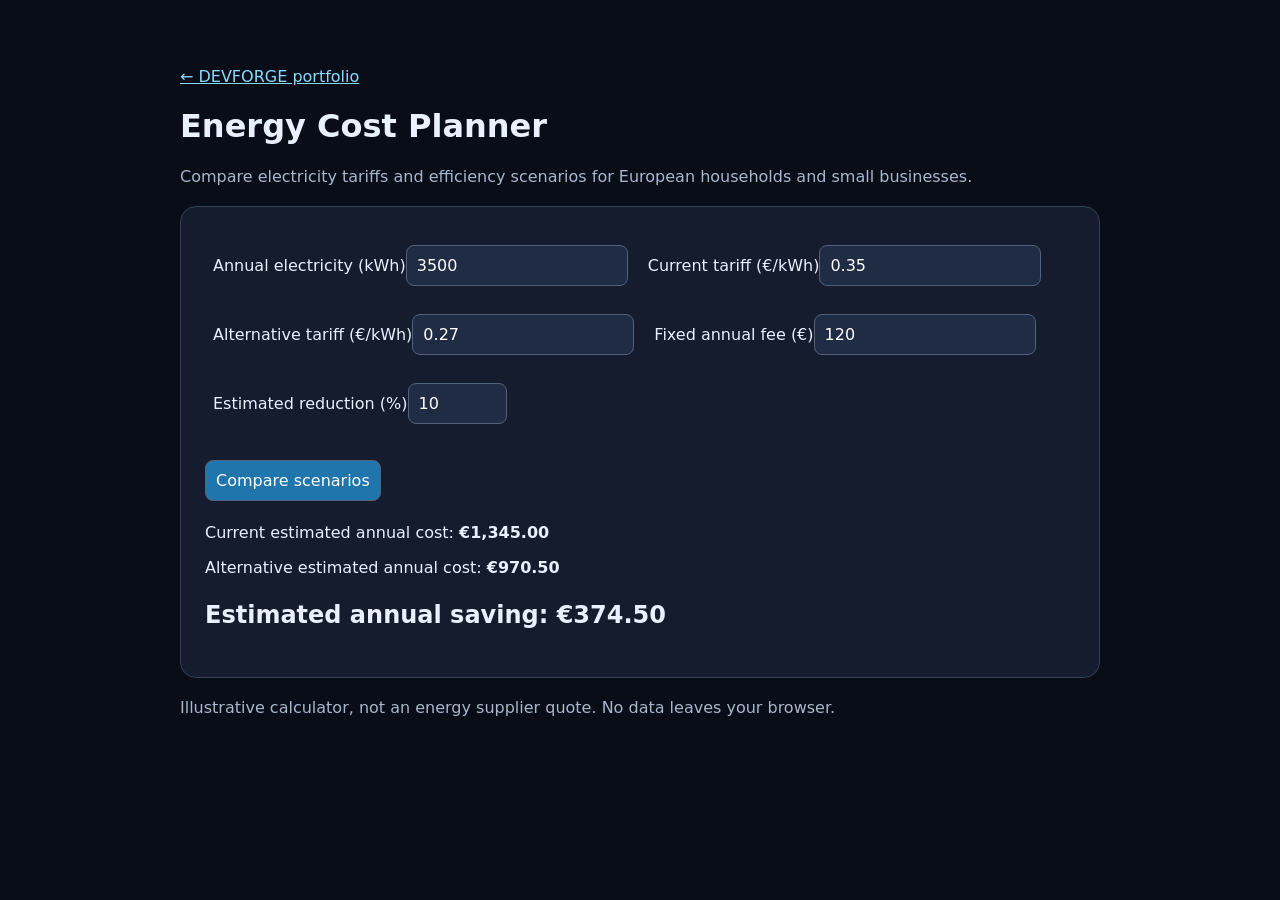
<file: energy-planner.html>
<!doctype html><html lang="en"><head><meta charset="utf-8"><meta name="viewport" content="width=device-width, initial-scale=1"><title>Energy Cost Planner | DEVFORGE</title><style>body{margin:0;background:#090d18;color:#e9f0ff;font:16px system-ui,sans-serif}main{max-width:920px;margin:45px auto;padding:22px}a{color:#8cd9ff}.panel{background:#141c2d;border:1px solid #33415a;border-radius:16px;padding:24px;margin:20px 0}input,select,button,textarea{font:inherit;padding:10px;margin:6px 4px 6px 0;border-radius:8px;border:1px solid #53627b;background:#202c43;color:white}button{background:#2075ad;cursor:pointer}table{width:100%;border-collapse:collapse}td,th{padding:9px;text-align:left;border-bottom:1px solid #34415a}.muted{color:#a9b7cc}.result{font-size:24px;font-weight:bold}label{display:inline-block;margin:8px}@media(max-width:650px){input,select,button{max-width:100%;box-sizing:border-box}}</style></head><body><main><a href="index.html#work">← DEVFORGE portfolio</a><h1>Energy Cost Planner</h1><p class="muted">Compare electricity tariffs and efficiency scenarios for European households and small businesses.</p><div class="panel"><label>Annual electricity (kWh)<input id="kwh" type="number" min="0" value="3500"></label><label>Current tariff (€/kWh)<input id="old" type="number" min="0" step="0.01" value="0.35"></label><label>Alternative tariff (€/kWh)<input id="new" type="number" min="0" step="0.01" value="0.27"></label><label>Fixed annual fee (€)<input id="fee" type="number" min="0" value="120"></label><label>Estimated reduction (%)<input id="reduce" type="number" min="0" max="100" value="10"></label><p><button onclick="calculate()">Compare scenarios</button></p><div id="out" aria-live="polite"></div></div><p class="muted">Illustrative calculator, not an energy supplier quote. No data leaves your browser.</p><script>function calculate(){const v=id=>Number(document.getElementById(id).value),vals=['kwh','old','new','fee','reduce'].map(v);if(vals.some(x=>!Number.isFinite(x)||x<0)||vals[4]>100){out.textContent='Enter valid nonnegative values and reduction up to 100%.';return}const [k,o,n,f,r]=vals;const current=k*o+f,alternative=k*(1-r/100)*n+f;const fmt=x=>new Intl.NumberFormat('en-IE',{style:'currency',currency:'EUR'}).format(x);out.innerHTML='<p>Current estimated annual cost: <strong>'+fmt(current)+'</strong></p><p>Alternative estimated annual cost: <strong>'+fmt(alternative)+'</strong></p><p class="result">Estimated annual saving: '+fmt(current-alternative)+'</p>'}calculate()</script></main></body></html>
</file>
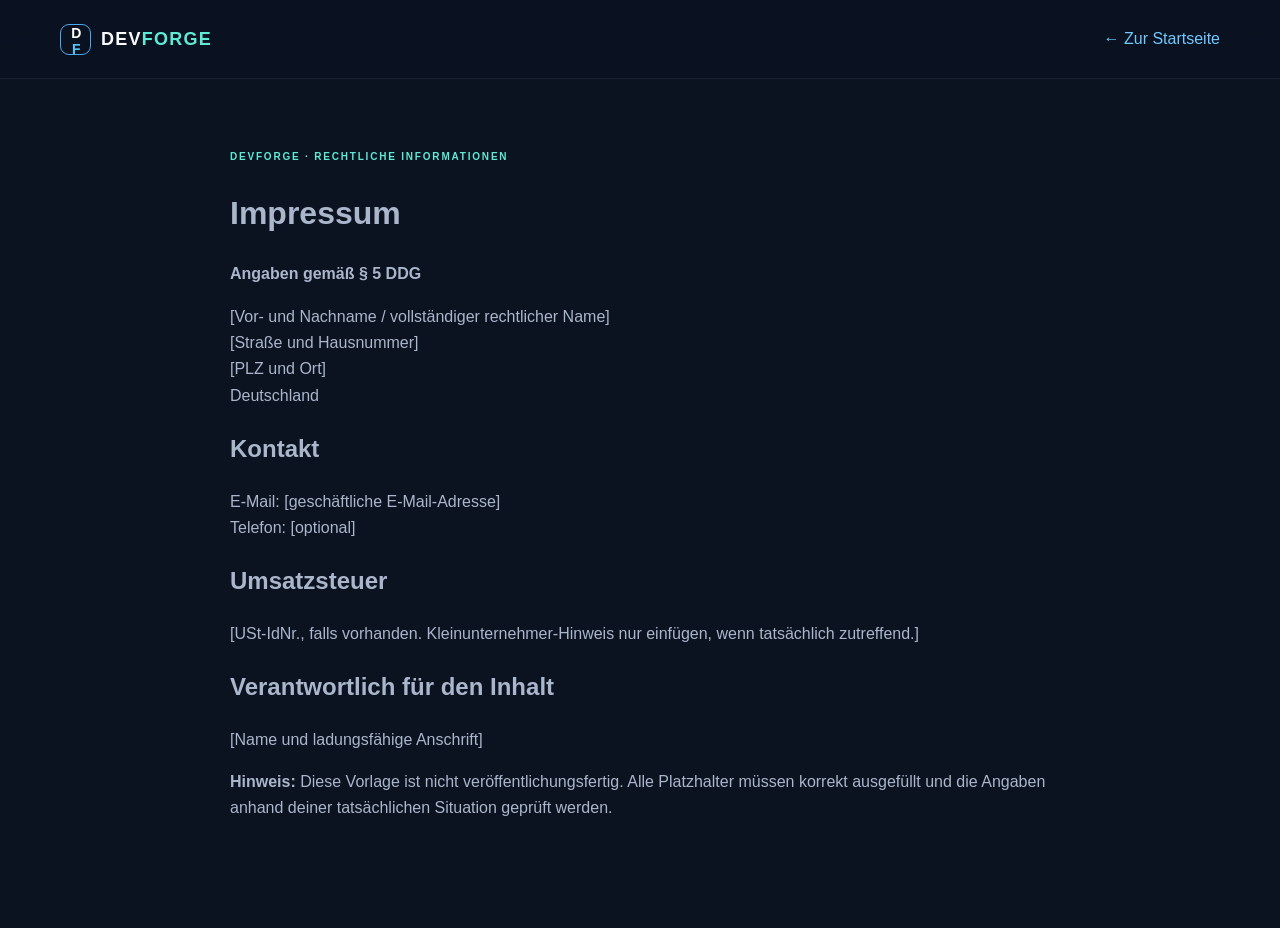
<file: impressum.html>
<!doctype html><html lang="de"><head><meta charset="utf-8"><meta name="viewport" content="width=device-width, initial-scale=1"><title>Impressum — DEVFORGE</title><link rel="stylesheet" href="styles.css"></head><body><header class="nav-wrap"><nav class="nav container"><a class="brand" href="index.html"><span class="brand-mark">D<span>F</span></span><span>DEV<span class="accent">FORGE</span></span></a><a href="index.html" style="color:#70c9ff;text-decoration:none">← Zur Startseite</a></nav></header><main class="container" style="max-width:820px;padding-top:70px;padding-bottom:90px;color:#aab6cb"><div class="eyebrow">DEVFORGE · RECHTLICHE INFORMATIONEN</div><h1>Impressum</h1><p><strong>Angaben gemäß § 5 DDG</strong></p><p>[Vor- und Nachname / vollständiger rechtlicher Name]<br>[Straße und Hausnummer]<br>[PLZ und Ort]<br>Deutschland</p><h2>Kontakt</h2><p>E-Mail: [geschäftliche E-Mail-Adresse]<br>Telefon: [optional]</p><h2>Umsatzsteuer</h2><p>[USt-IdNr., falls vorhanden. Kleinunternehmer-Hinweis nur einfügen, wenn tatsächlich zutreffend.]</p><h2>Verantwortlich für den Inhalt</h2><p>[Name und ladungsfähige Anschrift]</p><p><strong>Hinweis:</strong> Diese Vorlage ist nicht veröffentlichungsfertig. Alle Platzhalter müssen korrekt ausgefüllt und die Angaben anhand deiner tatsächlichen Situation geprüft werden.</p></main></body></html>
</file>
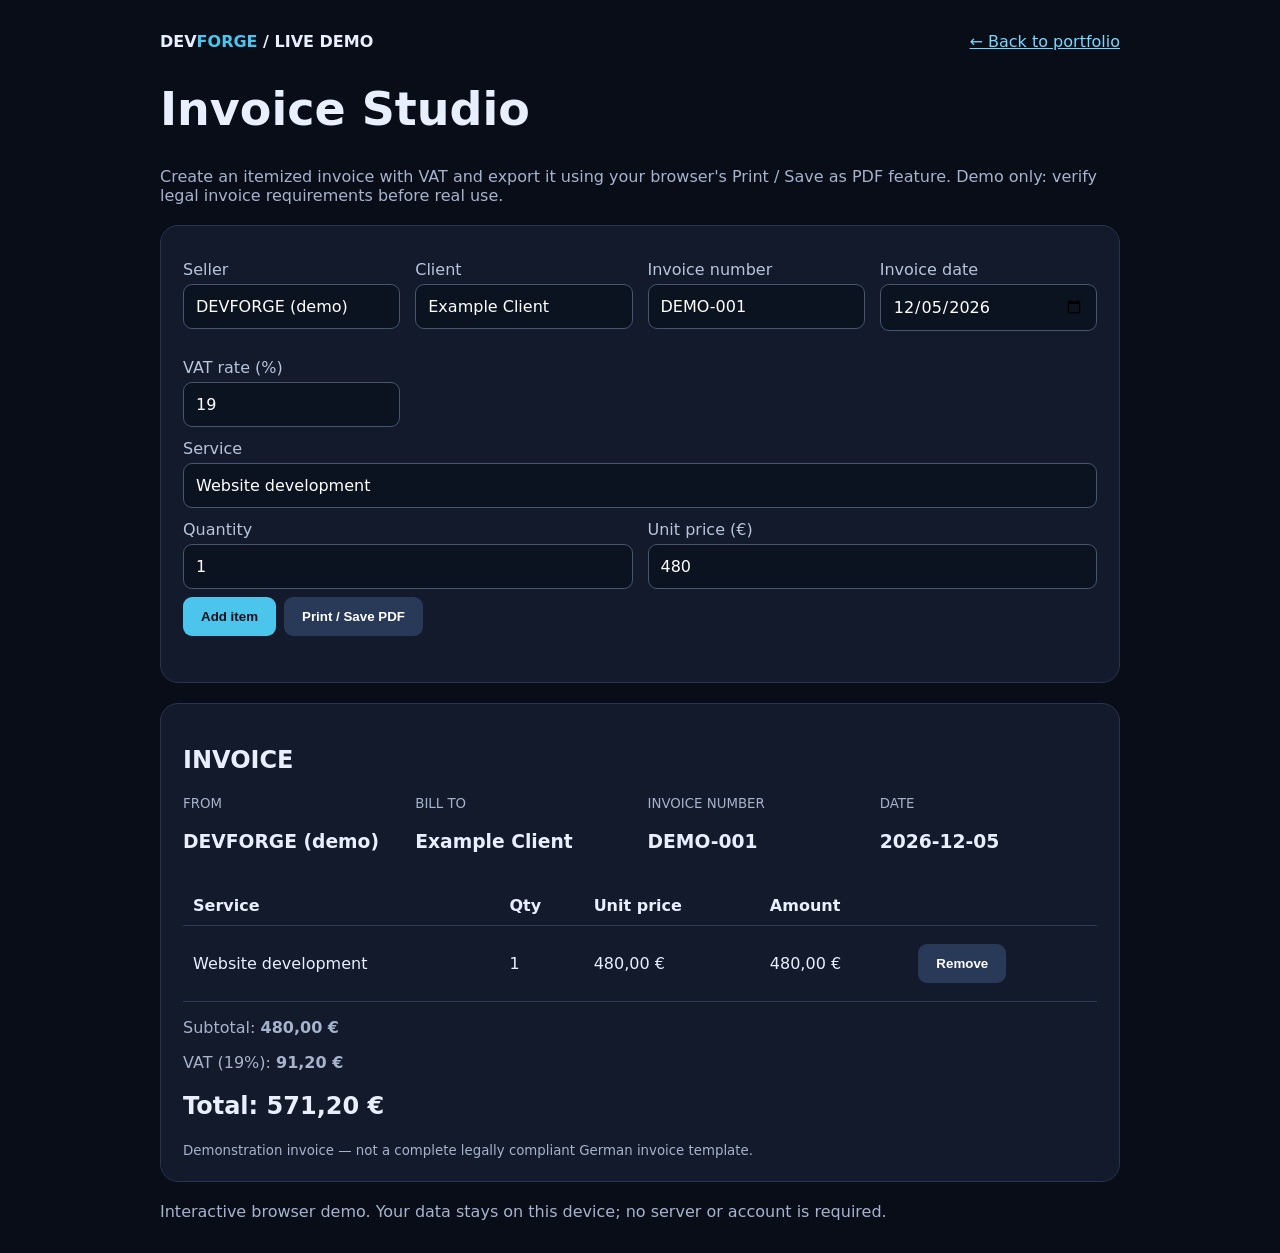
<file: invoice-studio.html>
<!doctype html><html lang="en"><head><meta charset="utf-8"><meta name="viewport" content="width=device-width, initial-scale=1"><title>Invoice Studio | DEVFORGE</title><style>*{box-sizing:border-box}body{margin:0;background:#090d18;color:#e9efff;font:16px system-ui,Arial}main{max-width:1000px;margin:32px auto;padding:0 20px}a{color:#75d8ff}header{display:flex;justify-content:space-between;align-items:center;gap:16px}h1{font-size:clamp(28px,5vw,46px)}p,.muted{color:#a7b3cc}section,.panel{background:#121a2b;border:1px solid #28344e;border-radius:18px;padding:22px;margin:20px 0}label{display:block;margin:12px 0 5px;color:#b8c5dc}input,textarea,select{width:100%;padding:12px;border:1px solid #465570;background:#0b1220;color:white;border-radius:9px;font:inherit}textarea{min-height:130px}button,.btn{display:inline-block;cursor:pointer;border:0;border-radius:9px;background:#4bc5ec;color:#061321;font-weight:700;padding:12px 18px;margin:8px 8px 8px 0;text-decoration:none}button.secondary{background:#283a57;color:white}button:focus-visible,a:focus-visible{outline:3px solid white}table{border-collapse:collapse;width:100%;margin-top:15px}th,td{text-align:left;padding:10px;border-bottom:1px solid #2c3a54;word-break:break-word}small{color:#a7b3cc}.grid{display:grid;grid-template-columns:repeat(auto-fit,minmax(210px,1fr));gap:15px}.stat{font-size:30px;font-weight:700}.error{color:#ff9f9f}.success{color:#83e3b2}@media print{body{background:white;color:black}header,.no-print,button{display:none!important}section,.panel{border:0;background:white;color:black}p,.muted,small{color:#333}input{color:black;border:0}}</style></head><body><main><header><strong>DEV<span style="color:#4bc5ec">FORGE</span> / LIVE DEMO</strong><a href="index.html#work">← Back to portfolio</a></header><h1>Invoice Studio</h1><p>Create an itemized invoice with VAT and export it using your browser's Print / Save as PDF feature. Demo only: verify legal invoice requirements before real use.</p><section class="no-print"><div class="grid"><div><label for="seller">Seller</label><input id="seller" value="DEVFORGE (demo)"></div><div><label for="client">Client</label><input id="client" value="Example Client"></div><div><label for="number">Invoice number</label><input id="number" value="DEMO-001"></div><div><label for="date">Invoice date</label><input id="date" type="date"></div><div><label for="vat">VAT rate (%)</label><input id="vat" type="number" min="0" max="100" step="0.1" value="19"></div></div><label for="description">Service</label><input id="description" value="Website development"><div class="grid"><div><label for="qty">Quantity</label><input id="qty" type="number" value="1" min="0.01" step="0.01"></div><div><label for="price">Unit price (€)</label><input id="price" type="number" value="480" min="0" step="0.01"></div></div><button id="add">Add item</button><button class="secondary" id="print">Print / Save PDF</button><p id="error" role="alert" class="error"></p></section><section id="invoice"><h2>INVOICE</h2><div class="grid"><div><small>FROM</small><h3 id="outSeller"></h3></div><div><small>BILL TO</small><h3 id="outClient"></h3></div><div><small>INVOICE NUMBER</small><h3 id="outNumber"></h3></div><div><small>DATE</small><h3 id="outDate"></h3></div></div><table><thead><tr><th>Service</th><th>Qty</th><th>Unit price</th><th>Amount</th><th class="no-print"></th></tr></thead><tbody id="items"></tbody></table><p>Subtotal: <strong id="subtotal"></strong></p><p>VAT (<span id="vatLabel"></span>%): <strong id="tax"></strong></p><h2>Total: <span id="total"></span></h2><small>Demonstration invoice — not a complete legally compliant German invoice template.</small></section><p class="muted">Interactive browser demo. Your data stays on this device; no server or account is required.</p></main><script>const $=id=>document.getElementById(id),money=n=>new Intl.NumberFormat('de-DE',{style:'currency',currency:'EUR'}).format(n);let items=[];$('date').value=new Date().toISOString().slice(0,10);function update(){['seller','client','number','date'].forEach(id=>$(id==='seller'?'outSeller':id==='client'?'outClient':id==='number'?'outNumber':'outDate').textContent=$(id).value);let tbody=$('items');tbody.replaceChildren();let subtotal=0;items.forEach((it,i)=>{let amount=it.qty*it.price;subtotal+=amount;let tr=tbody.insertRow();[it.desc,String(it.qty),money(it.price),money(amount)].forEach(v=>{let td=tr.insertCell();td.textContent=v});let td=tr.insertCell();td.className='no-print';let b=document.createElement('button');b.textContent='Remove';b.className='secondary';b.onclick=()=>{items.splice(i,1);update()};td.append(b)});let rate=Math.max(0,Math.min(100,Number($('vat').value)||0));$('vatLabel').textContent=rate;$('subtotal').textContent=money(subtotal);$('tax').textContent=money(subtotal*rate/100);$('total').textContent=money(subtotal*(1+rate/100))}function add(){let desc=$('description').value.trim(),qty=Number($('qty').value),price=Number($('price').value);if(!desc||!Number.isFinite(qty)||qty<=0||!Number.isFinite(price)||price<0){$('error').textContent='Enter a service, positive quantity and valid nonnegative price.';return}$('error').textContent='';items.push({desc,qty,price});update()}$('add').onclick=add;$('print').onclick=()=>window.print();['seller','client','number','date','vat'].forEach(id=>$(id).addEventListener('input',update));add();</script></body></html>
</file>
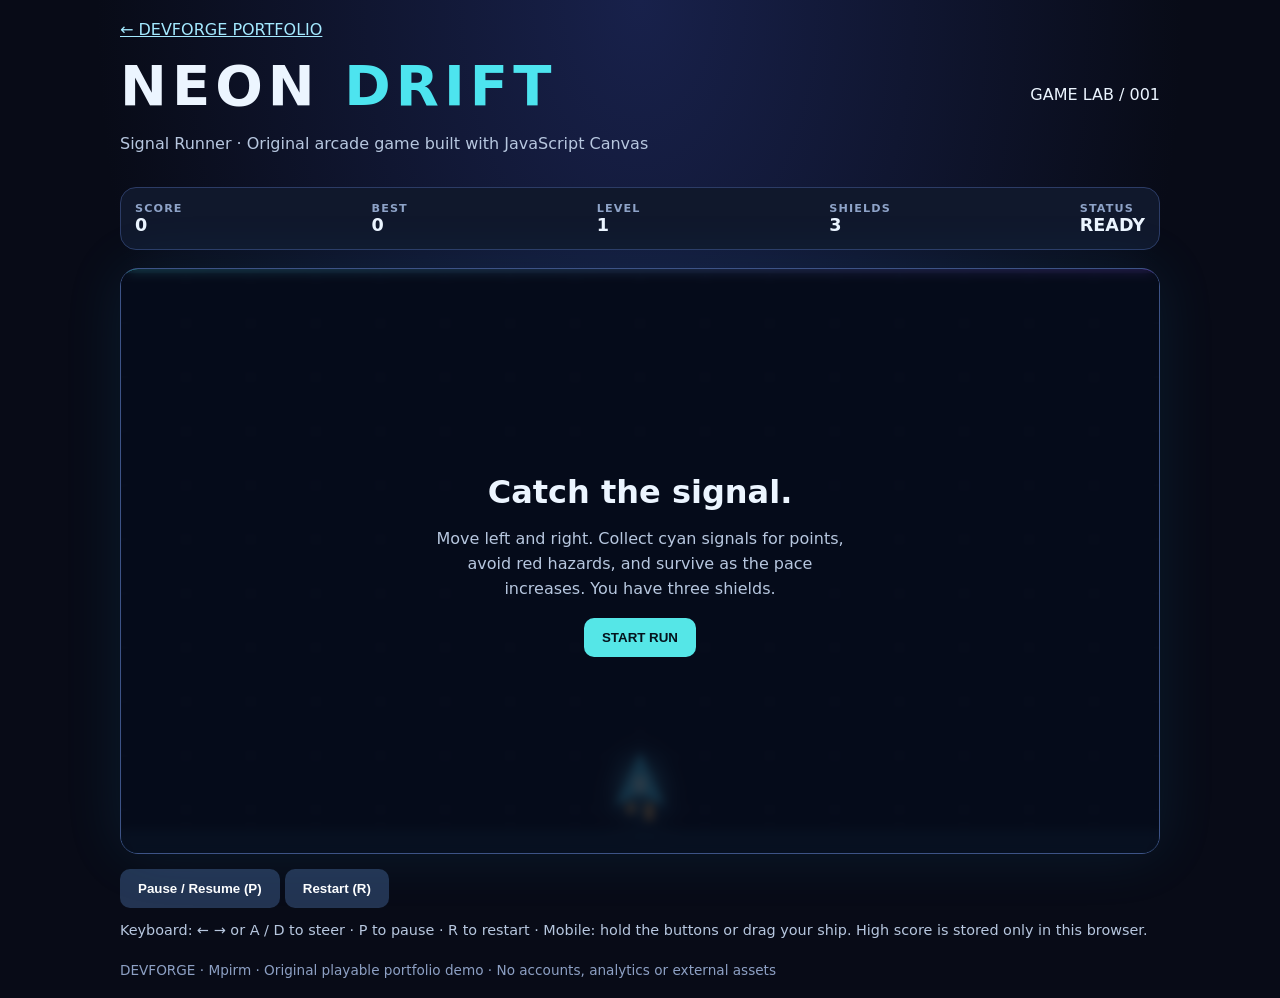
<file: neon-drift.html>
<!doctype html><html lang="en"><head><meta charset="utf-8"><meta name="viewport" content="width=device-width,initial-scale=1"><title>NEON DRIFT | DEVFORGE Game Lab</title><style>
:root{color-scheme:dark}*{box-sizing:border-box}body{margin:0;background:#080b17;color:#ecf5ff;font-family:system-ui,Arial,sans-serif;background-image:radial-gradient(ellipse at top,#18214b 0%,transparent 60%)}.wrap{max-width:1080px;margin:auto;padding:20px}header,.hud,.controls{display:flex;align-items:center;justify-content:space-between;gap:12px;flex-wrap:wrap}a{color:#a4e9ff}h1{font-size:clamp(2rem,5vw,3.5rem);margin:14px 0 0;letter-spacing:.09em}h1 span{color:#4de4ef}p{color:#b7c7df}.hud{margin:18px 0;padding:14px;border:1px solid #2c3c66;border-radius:16px;background:#10182c}.metric{font-size:1.1rem;font-weight:800}.metric small{display:block;color:#8ea3c8;font-size:.7rem;letter-spacing:.1em}.stage{position:relative;border:1px solid #3d5386;border-radius:18px;overflow:hidden;box-shadow:0 0 60px #23aee51a}canvas{display:block;width:100%;height:auto;touch-action:none;background:#080e20}.overlay{position:absolute;inset:0;display:grid;place-items:center;background:#050a18cc;backdrop-filter:blur(5px);text-align:center;padding:20px}.overlay[hidden]{display:none}.panel{max-width:430px}.panel h2{font-size:2rem;margin:8px 0}.panel p{line-height:1.55}button{background:#55e6e7;border:0;color:#04121c;font-weight:800;padding:12px 18px;border-radius:10px;cursor:pointer}button:hover{filter:brightness(1.12)}button.secondary{background:#233452;color:white}.controls{margin-top:15px}.mobile{display:flex;gap:10px}.mobile button{min-width:76px;min-height:50px;touch-action:none}.help{font-size:.9rem}footer{margin-top:24px;color:#8da0c4;font-size:.85rem}@media(min-width:850px){.mobile{display:none}}
</style></head><body><main class="wrap"><header><div><a href="index.html#work">← DEVFORGE PORTFOLIO</a><h1>NEON <span>DRIFT</span></h1><p>Signal Runner · Original arcade game built with JavaScript Canvas</p></div><div>GAME LAB / 001</div></header><section class="hud" aria-label="Game statistics"><div class="metric"><small>SCORE</small><span id="score">0</span></div><div class="metric"><small>BEST</small><span id="best">0</span></div><div class="metric"><small>LEVEL</small><span id="level">1</span></div><div class="metric"><small>SHIELDS</small><span id="lives">3</span></div><div class="metric"><small>STATUS</small><span id="status">READY</span></div></section><div class="stage"><canvas id="game" width="960" height="540" aria-label="Arcade game. Move with arrow keys or A and D, collect cyan signals and avoid red obstacles."></canvas><div class="overlay" id="overlay"><div class="panel"><h2 id="heading">Catch the signal.</h2><p id="message">Move left and right. Collect cyan signals for points, avoid red hazards, and survive as the pace increases. You have three shields.</p><button id="start">START RUN</button></div></div></div><div class="controls"><div><button class="secondary" id="pause">Pause / Resume (P)</button> <button class="secondary" id="restart">Restart (R)</button></div><div class="mobile"><button id="left" aria-label="Move left">◀ LEFT</button><button id="right" aria-label="Move right">RIGHT ▶</button></div></div><p class="help">Keyboard: ← → or A / D to steer · P to pause · R to restart · Mobile: hold the buttons or drag your ship. High score is stored only in this browser.</p><footer>DEVFORGE · Mpirm · Original playable portfolio demo · No accounts, analytics or external assets</footer></main><script>
(()=>{'use strict';const canvas=document.getElementById('game'),ctx=canvas.getContext('2d');const $=id=>document.getElementById(id);const W=canvas.width,H=canvas.height;const keys={left:false,right:false};let state='ready',score=0,best=0,lives=3,level=1,items=[],particles=[],spawn=0,last=0,invuln=0,clock=0,player={x:W/2,y:H-66,r:19};try{best=Number(localStorage.getItem('devforge-neon-drift-best'))||0}catch(e){}$('best').textContent=best;const rand=(a,b)=>a+Math.random()*(b-a);function hud(){$('score').textContent=score;$('best').textContent=best;$('level').textContent=level;$('lives').textContent=lives;$('status').textContent=state.toUpperCase()}function overlay(title,message,button){$('heading').textContent=title;$('message').textContent=message;$('start').textContent=button;$('overlay').hidden=false}function reset(){score=0;lives=3;level=1;items=[];particles=[];spawn=0;clock=0;invuln=0;player.x=W/2;state='playing';$('overlay').hidden=true;hud()}function finish(){state='game over';if(score>best){best=score;try{localStorage.setItem('devforge-neon-drift-best',String(best))}catch(e){}}hud();overlay('Run complete',`You scored ${score} points. Best score: ${best}. Try a new route!`,'PLAY AGAIN')}function togglePause(){if(state==='playing'){state='paused';overlay('Paused','Press P or use the button to resume.','RESUME')}else if(state==='paused'){state='playing';$('overlay').hidden=true}hud()}function burst(x,y,color,n=12){for(let i=0;i<n;i++)particles.push({x,y,vx:rand(-180,180),vy:rand(-180,180),life:rand(.25,.65),color})}function update(dt){if(state!=='playing')return;clock+=dt;level=1+Math.floor(score/100);const speed=380+Math.min(380,(level-1)*35);if(keys.left)player.x-=520*dt;if(keys.right)player.x+=520*dt;player.x=Math.max(25,Math.min(W-25,player.x));invuln=Math.max(0,invuln-dt);spawn-=dt;if(spawn<=0){const hazard=Math.random()<Math.min(.72,.42+level*.025);items.push({x:rand(28,W-28),y:-30,r:hazard?rand(16,28):16,type:hazard?'hazard':'signal',rot:0});spawn=Math.max(.18,.65-level*.025)}for(let i=items.length-1;i>=0;i--){const it=items[i];it.y+=speed*dt;it.rot+=dt*2.2;if(Math.hypot(it.x-player.x,it.y-player.y)<it.r+player.r-4){items.splice(i,1);if(it.type==='signal'){score+=10;burst(it.x,it.y,'#4de4ef')}else if(invuln===0){lives--;invuln=1.1;burst(player.x,player.y,'#ff557e',22);if(lives<=0){finish();break}}}else if(it.y>H+40)items.splice(i,1)}for(let i=particles.length-1;i>=0;i--){const p=particles[i];p.x+=p.vx*dt;p.y+=p.vy*dt;p.life-=dt;if(p.life<=0)particles.splice(i,1)}hud()}function draw(){ctx.clearRect(0,0,W,H);ctx.fillStyle='#081023';ctx.fillRect(0,0,W,H);ctx.strokeStyle='#152c4b';ctx.lineWidth=1;const offset=(clock*80)%50;for(let x=0;x<W;x+=60){ctx.beginPath();ctx.moveTo(x,0);ctx.lineTo(x,H);ctx.stroke()}for(let y=-50+offset;y<H;y+=50){ctx.beginPath();ctx.moveTo(0,y);ctx.lineTo(W,y);ctx.stroke()}ctx.fillStyle='#0f2941';ctx.fillRect(0,H-22,W,22);for(const it of items){ctx.save();ctx.translate(it.x,it.y);ctx.rotate(it.rot);ctx.shadowBlur=22;ctx.shadowColor=it.type==='signal'?'#4de4ef':'#ff557e';ctx.strokeStyle=ctx.shadowColor;ctx.lineWidth=4;if(it.type==='signal'){ctx.beginPath();ctx.arc(0,0,it.r,0,Math.PI*2);ctx.stroke();ctx.fillStyle='#4de4ef';ctx.fillRect(-5,-5,10,10)}else{ctx.beginPath();for(let j=0;j<6;j++){const a=j*Math.PI/3;const r=it.r;const x=Math.cos(a)*r,y=Math.sin(a)*r;j?ctx.lineTo(x,y):ctx.moveTo(x,y)}ctx.closePath();ctx.stroke();ctx.beginPath();ctx.moveTo(-9,-9);ctx.lineTo(9,9);ctx.moveTo(9,-9);ctx.lineTo(-9,9);ctx.stroke()}ctx.restore()}for(const p of particles){ctx.globalAlpha=Math.max(0,p.life);ctx.fillStyle=p.color;ctx.fillRect(p.x-3,p.y-3,6,6)}ctx.globalAlpha=1;if(invuln===0||Math.floor(clock*14)%2===0){ctx.save();ctx.translate(player.x,player.y);ctx.shadowColor='#61d9ff';ctx.shadowBlur=26;ctx.fillStyle='#50d6ff';ctx.beginPath();ctx.moveTo(0,-27);ctx.lineTo(23,22);ctx.lineTo(0,11);ctx.lineTo(-23,22);ctx.closePath();ctx.fill();ctx.fillStyle='#c9fbff';ctx.fillRect(-5,-5,10,15);ctx.fillStyle='#ffbf69';ctx.fillRect(-12,20,7,rand(8,18));ctx.fillRect(5,20,7,rand(8,18));ctx.restore()}const grad=ctx.createLinearGradient(0,0,W,0);grad.addColorStop(0,'#4de4ef');grad.addColorStop(1,'#8b5cf6');ctx.fillStyle=grad;ctx.fillRect(0,0,W,4)}function frame(t){const dt=Math.min((t-last)/1000||0,.035);last=t;update(dt);draw();requestAnimationFrame(frame)}function setKey(e,v){if(['ArrowLeft','ArrowRight',' ','ArrowUp','ArrowDown'].includes(e.key))e.preventDefault();if(e.key==='ArrowLeft'||e.key.toLowerCase()==='a')keys.left=v;if(e.key==='ArrowRight'||e.key.toLowerCase()==='d')keys.right=v;if(v&&e.key.toLowerCase()==='p')togglePause();if(v&&e.key.toLowerCase()==='r')reset()}window.addEventListener('keydown',e=>setKey(e,true));window.addEventListener('keyup',e=>setKey(e,false));window.addEventListener('blur',()=>{keys.left=keys.right=false;if(state==='playing')togglePause()});$('start').onclick=()=>state==='paused'?togglePause():reset();$('pause').onclick=togglePause;$('restart').onclick=reset;for(const [id,key] of [['left','left'],['right','right']]){const b=$(id);b.addEventListener('pointerdown',e=>{e.preventDefault();keys[key]=true;b.setPointerCapture(e.pointerId)});for(const event of ['pointerup','pointercancel','lostpointercapture'])b.addEventListener(event,()=>keys[key]=false)}let dragging=false;canvas.addEventListener('pointerdown',e=>{dragging=true;canvas.setPointerCapture(e.pointerId)});canvas.addEventListener('pointermove',e=>{if(!dragging||state!=='playing')return;const rect=canvas.getBoundingClientRect();player.x=Math.max(25,Math.min(W-25,(e.clientX-rect.left)*W/rect.width))});canvas.addEventListener('pointerup',()=>dragging=false);canvas.addEventListener('pointercancel',()=>dragging=false);hud();requestAnimationFrame(frame)})();
</script></body></html>
</file>
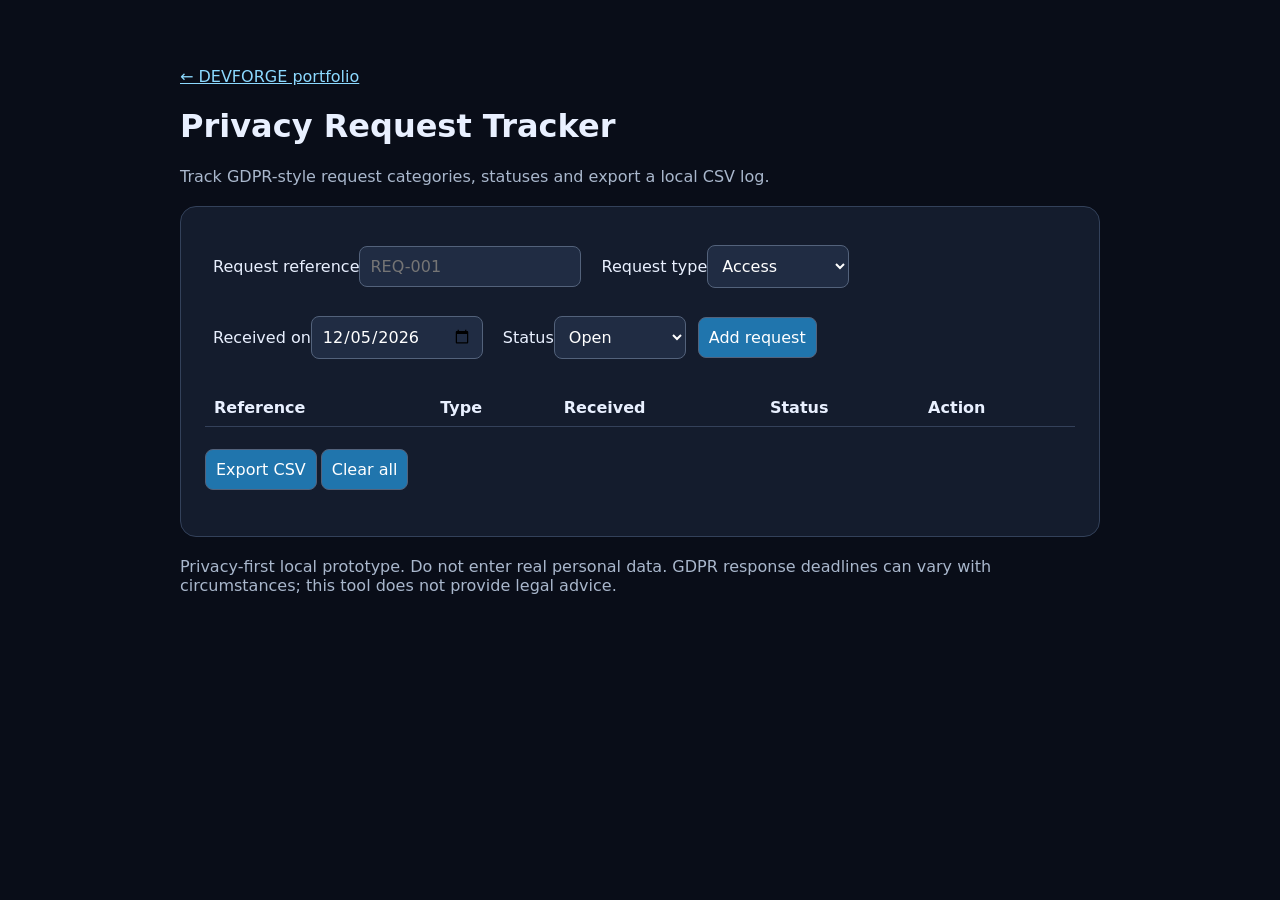
<file: privacy-requests.html>
<!doctype html><html lang="en"><head><meta charset="utf-8"><meta name="viewport" content="width=device-width, initial-scale=1"><title>Privacy Request Tracker | DEVFORGE</title><style>body{margin:0;background:#090d18;color:#e9f0ff;font:16px system-ui,sans-serif}main{max-width:920px;margin:45px auto;padding:22px}a{color:#8cd9ff}.panel{background:#141c2d;border:1px solid #33415a;border-radius:16px;padding:24px;margin:20px 0}input,select,button,textarea{font:inherit;padding:10px;margin:6px 4px 6px 0;border-radius:8px;border:1px solid #53627b;background:#202c43;color:white}button{background:#2075ad;cursor:pointer}table{width:100%;border-collapse:collapse}td,th{padding:9px;text-align:left;border-bottom:1px solid #34415a}.muted{color:#a9b7cc}.result{font-size:24px;font-weight:bold}label{display:inline-block;margin:8px}@media(max-width:650px){input,select,button{max-width:100%;box-sizing:border-box}}</style></head><body><main><a href="index.html#work">← DEVFORGE portfolio</a><h1>Privacy Request Tracker</h1><p class="muted">Track GDPR-style request categories, statuses and export a local CSV log.</p><div class="panel"><form id="form"><label>Request reference<input id="ref" required maxlength="60" placeholder="REQ-001"></label><label>Request type<select id="kind"><option>Access</option><option>Erasure</option><option>Rectification</option><option>Portability</option><option>Objection</option></select></label><label>Received on<input id="received" type="date" required></label><label>Status<select id="status"><option>Open</option><option>In progress</option><option>Closed</option></select></label><button>Add request</button></form><p id="notice" aria-live="polite"></p><table><thead><tr><th>Reference</th><th>Type</th><th>Received</th><th>Status</th><th>Action</th></tr></thead><tbody id="rows"></tbody></table><p><button id="export">Export CSV</button><button id="clear">Clear all</button></p></div><p class="muted">Privacy-first local prototype. Do not enter real personal data. GDPR response deadlines can vary with circumstances; this tool does not provide legal advice.</p><script>const key='devforge-privacy-demo-v1';let items=[];try{items=JSON.parse(localStorage.getItem(key)||'[]');if(!Array.isArray(items))items=[]}catch{items=[]}const $=id=>document.getElementById(id);$('received').value=new Date().toISOString().slice(0,10);function render(){const body=$('rows');body.replaceChildren();for(let i=0;i<items.length;i++){const tr=document.createElement('tr');for(const val of [items[i].ref,items[i].kind,items[i].received,items[i].status]){const td=document.createElement('td');td.textContent=val;tr.append(td)}const td=document.createElement('td'),b=document.createElement('button');b.textContent='Delete';b.onclick=()=>{items.splice(i,1);save()};td.append(b);tr.append(td);body.append(tr)}}function save(){localStorage.setItem(key,JSON.stringify(items));render()}$('form').onsubmit=e=>{e.preventDefault();items.push({ref:$('ref').value.trim(),kind:$('kind').value,received:$('received').value,status:$('status').value});save();$('form').reset();$('received').value=new Date().toISOString().slice(0,10);$('notice').textContent='Request saved locally.'};$('clear').onclick=()=>{if(confirm('Delete all local demo requests?')){items=[];save()}};$('export').onclick=()=>{const escape=v=>'"'+String(v).replaceAll('"','""')+'"';const csv=[['Reference','Type','Received','Status'],...items.map(x=>[x.ref,x.kind,x.received,x.status])].map(row=>row.map(escape).join(',')).join('\r\n');const url=URL.createObjectURL(new Blob([csv],{type:'text/csv;charset=utf-8'}));const a=document.createElement('a');a.href=url;a.download='privacy-requests.csv';a.click();setTimeout(()=>URL.revokeObjectURL(url),1000)};render()</script></main></body></html>
</file>
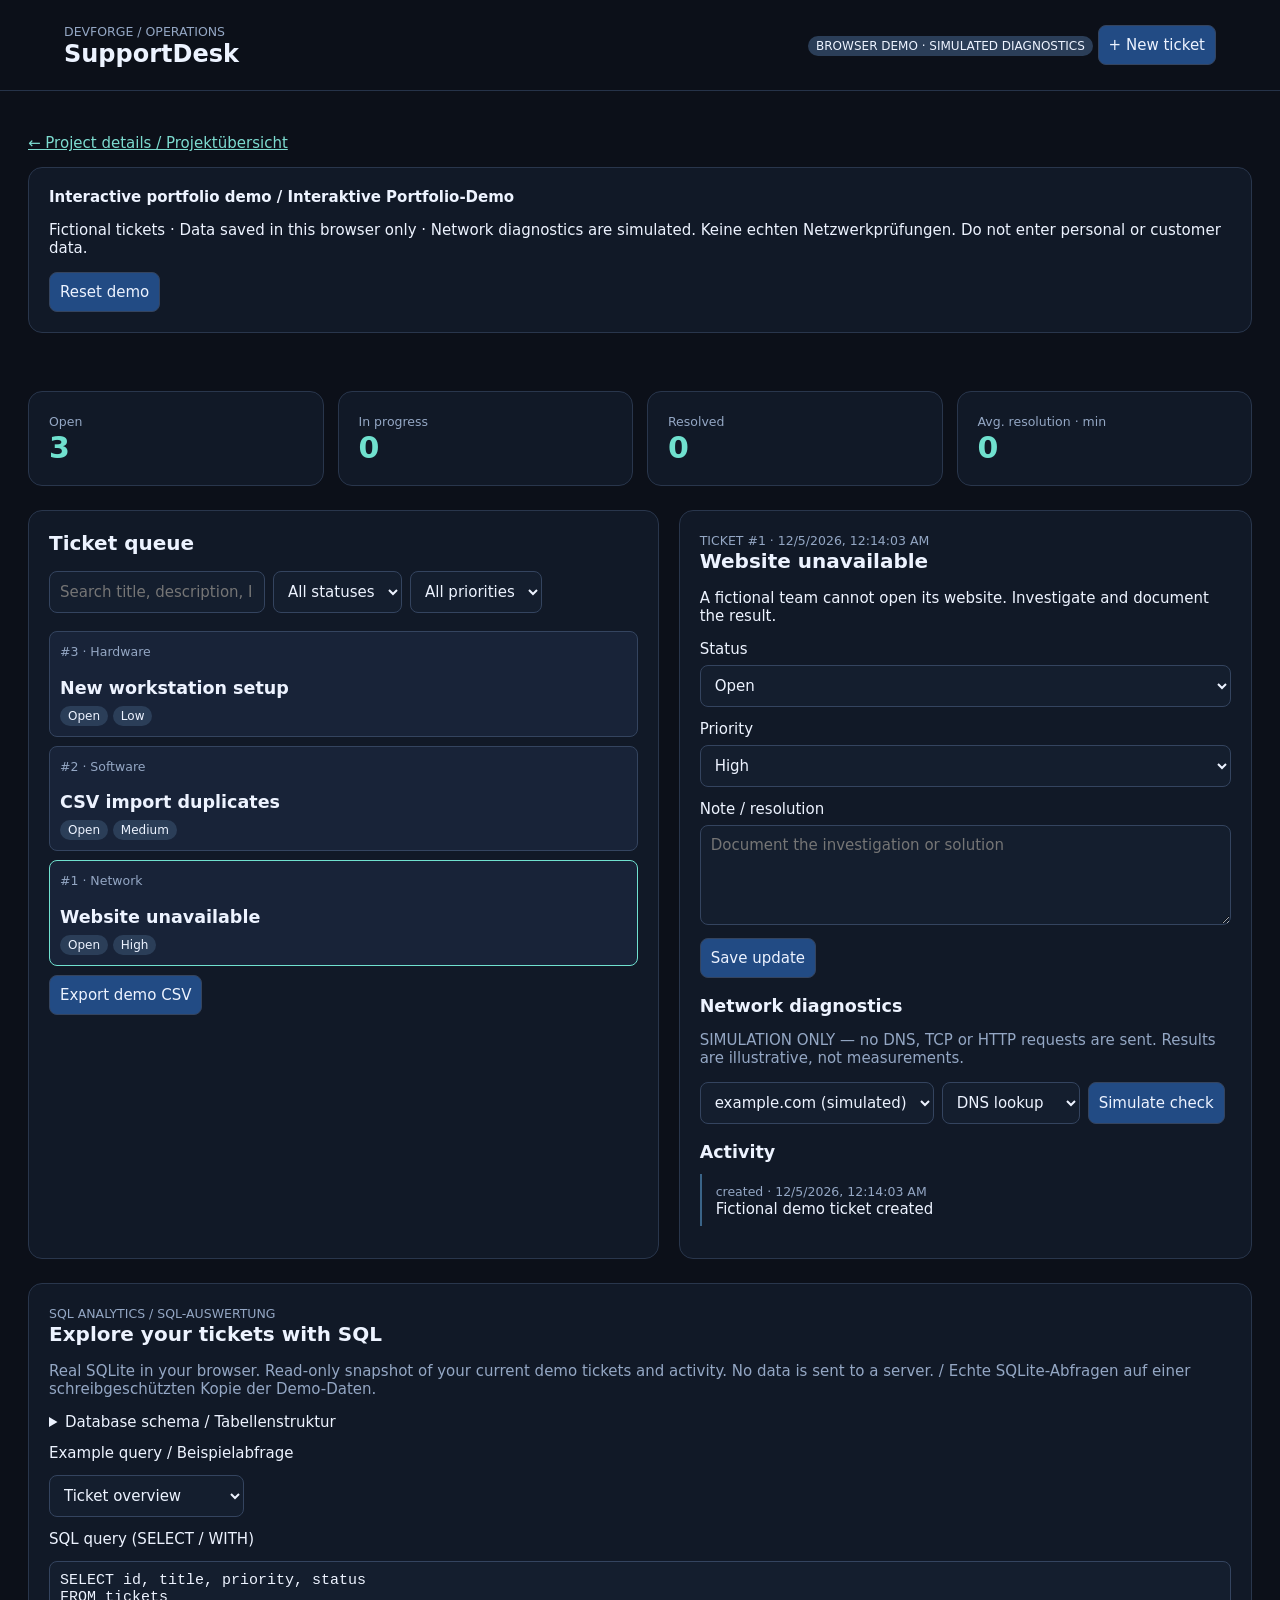
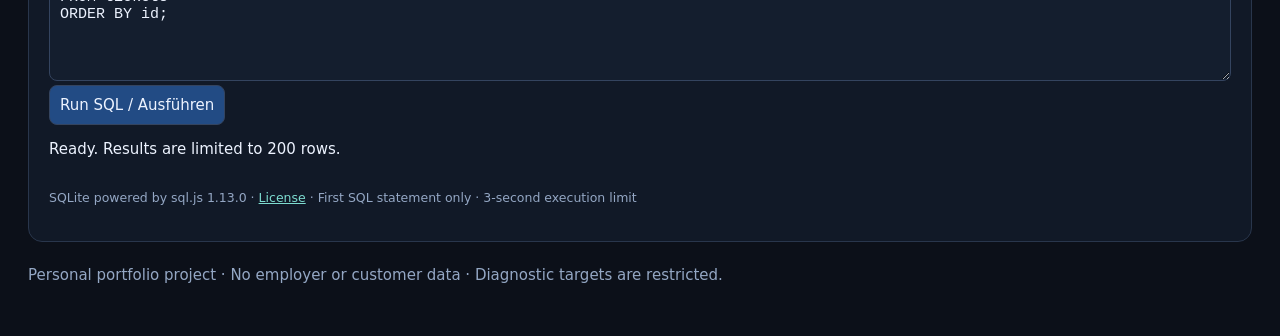
<file: supportdesk-demo.html>
<!doctype html><html lang="en"><meta charset="utf-8"><meta name="viewport" content="width=device-width,initial-scale=1"><title>SupportDesk Live Demo — DEVFORGE</title><style>
*{box-sizing:border-box}body{margin:0;background:#0c1019;color:#edf3ff;font:15px system-ui}header{padding:22px 5%;border-bottom:1px solid #263349;display:flex;justify-content:space-between;align-items:center}h1{font-size:24px;margin:0}small,.muted{color:#94a7c4}main{max-width:1400px;margin:auto;padding:28px}button,input,select,textarea{font:inherit;border:1px solid #34445f;border-radius:8px;padding:10px;background:#141e2e;color:inherit}button{cursor:pointer;background:#224b84}button:hover{background:#3265a8}button:disabled{opacity:.5}textarea{width:100%;min-height:100px}input,select{max-width:100%}label{display:grid;gap:7px;margin:13px 0}section,.card{border:1px solid #29364c;border-radius:14px;background:#111927;padding:20px}.stats{display:grid;grid-template-columns:repeat(4,1fr);gap:14px;margin-bottom:24px}.stats b{display:block;font-size:30px;color:#70e1cf}.layout{display:grid;grid-template-columns:1.1fr 1fr;gap:20px}.toolbar{display:flex;gap:8px;flex-wrap:wrap;margin-bottom:18px}.ticket{display:block;text-align:left;width:100%;margin:9px 0;background:#182338}.ticket.active{border-color:#70e1cf}h2{font-size:20px;margin:0 0 16px}h3{margin-bottom:8px}.badge{display:inline-block;padding:3px 8px;border-radius:20px;background:#2b3e58;font-size:12px}.event{border-left:2px solid #3a6488;padding:8px 14px;margin:12px 0;white-space:pre-wrap;overflow-wrap:anywhere}.desc{white-space:pre-wrap;overflow-wrap:anywhere}#message{padding:10px 0;color:#f3c77e;min-height:38px}dialog{background:#111927;color:inherit;border:1px solid #4d6384;border-radius:14px;width:min(560px,95vw)}dialog::backdrop{background:#000a}a{color:#7ddcd0}table{border-collapse:collapse;width:100%}th,td{padding:10px;text-align:left;border-bottom:1px solid #34445f;white-space:pre-wrap;overflow-wrap:anywhere;max-width:360px}th{color:#70e1cf;position:sticky;top:0;background:#111927}footer{padding:24px 0;color:#94a7c4}@media(max-width:850px){.layout{grid-template-columns:1fr}.stats{grid-template-columns:repeat(2,1fr)}header{gap:20px;flex-wrap:wrap}}
</style><header><div><small>DEVFORGE / OPERATIONS</small><h1>SupportDesk</h1></div><div><span class="badge">BROWSER DEMO · SIMULATED DIAGNOSTICS</span> <button id="new">+ New ticket</button></div></header><main><p><a href="supportdesk.html">← Project details / Projektübersicht</a></p><section style="margin-bottom:20px"><strong>Interactive portfolio demo / Interaktive Portfolio-Demo</strong><p>Fictional tickets · Data saved in this browser only · Network diagnostics are simulated. Keine echten Netzwerkprüfungen. Do not enter personal or customer data.</p><button id="reset">Reset demo</button></section><div id="message" role="status" aria-live="polite"></div><div class="stats" id="stats"></div><div class="layout"><section><h2>Ticket queue</h2><div class="toolbar"><input id="search" placeholder="Search title, description, ID" aria-label="Search"><select id="filter" aria-label="Filter status"><option>All statuses</option><option>Open</option><option>In progress</option><option>Resolved</option></select><select id="priorityFilter" aria-label="Filter priority"><option>All priorities</option><option>Critical</option><option>High</option><option>Medium</option><option>Low</option></select></div><div id="list"></div><button id="demo">Load fictional demo tickets</button> <button id="exportDemo">Export demo CSV</button></section><section id="detail"><h2>Your workspace is ready</h2><p class="muted">Create a ticket or load the fictional demo. Select a ticket to investigate, document and resolve it.</p></section></div><section id="sql-lab" style="margin-top:24px"><small>SQL ANALYTICS / SQL-AUSWERTUNG</small><h2>Explore your tickets with SQL</h2><p class="muted">Real SQLite in your browser. Read-only snapshot of your current demo tickets and activity. No data is sent to a server. / Echte SQLite-Abfragen auf einer schreibgeschützten Kopie der Demo-Daten.</p><details><summary>Database schema / Tabellenstruktur</summary><pre style="overflow:auto">tickets(id INTEGER, title TEXT, description TEXT, category TEXT,
        priority TEXT, status TEXT, created TEXT, updated TEXT, resolved TEXT)
events(id INTEGER, ticket_id INTEGER, kind TEXT, body TEXT, created TEXT)
JOIN: events.ticket_id = tickets.id</pre></details><label for="sql-example">Example query / Beispielabfrage</label><select id="sql-example"><option value="list">Ticket overview</option><option value="open">Unresolved tickets</option><option value="status">Count by status</option><option value="priority">Count by priority</option><option value="history">Ticket activity (JOIN)</option></select><label for="sql-query">SQL query (SELECT / WITH)</label><textarea id="sql-query" spellcheck="false" style="font-family:monospace;min-height:120px">SELECT id, title, priority, status
FROM tickets
ORDER BY id;</textarea><button id="sql-run">Run SQL / Ausführen</button><p id="sql-status" role="status" aria-live="polite">Ready. Results are limited to 200 rows.</p><div id="sql-result" style="overflow:auto;max-height:420px"></div><p class="muted"><small>SQLite powered by sql.js 1.13.0 · <a href="sqljs-LICENSE.txt">License</a> · First SQL statement only · 3-second execution limit</small></p></section><footer>Personal portfolio project · No employer or customer data · Diagnostic targets are restricted.</footer></main><dialog id="modal"><form id="create"><h2>Create ticket</h2><label>Title<input name="title" required maxlength="150"></label><label>Description<textarea name="description" required maxlength="10000"></textarea></label><label>Category<select name="category"><option>General</option><option>Network</option><option>Software</option><option>Hardware</option></select></label><label>Priority<select name="priority"><option>Medium</option><option>Low</option><option>High</option><option>Critical</option></select></label><button type="submit">Create ticket</button> <button type="button" id="cancel">Cancel</button></form></dialog><script src="supportdesk-demo.js"></script><script src="supportdesk-sql.js"></script></html>
</file>
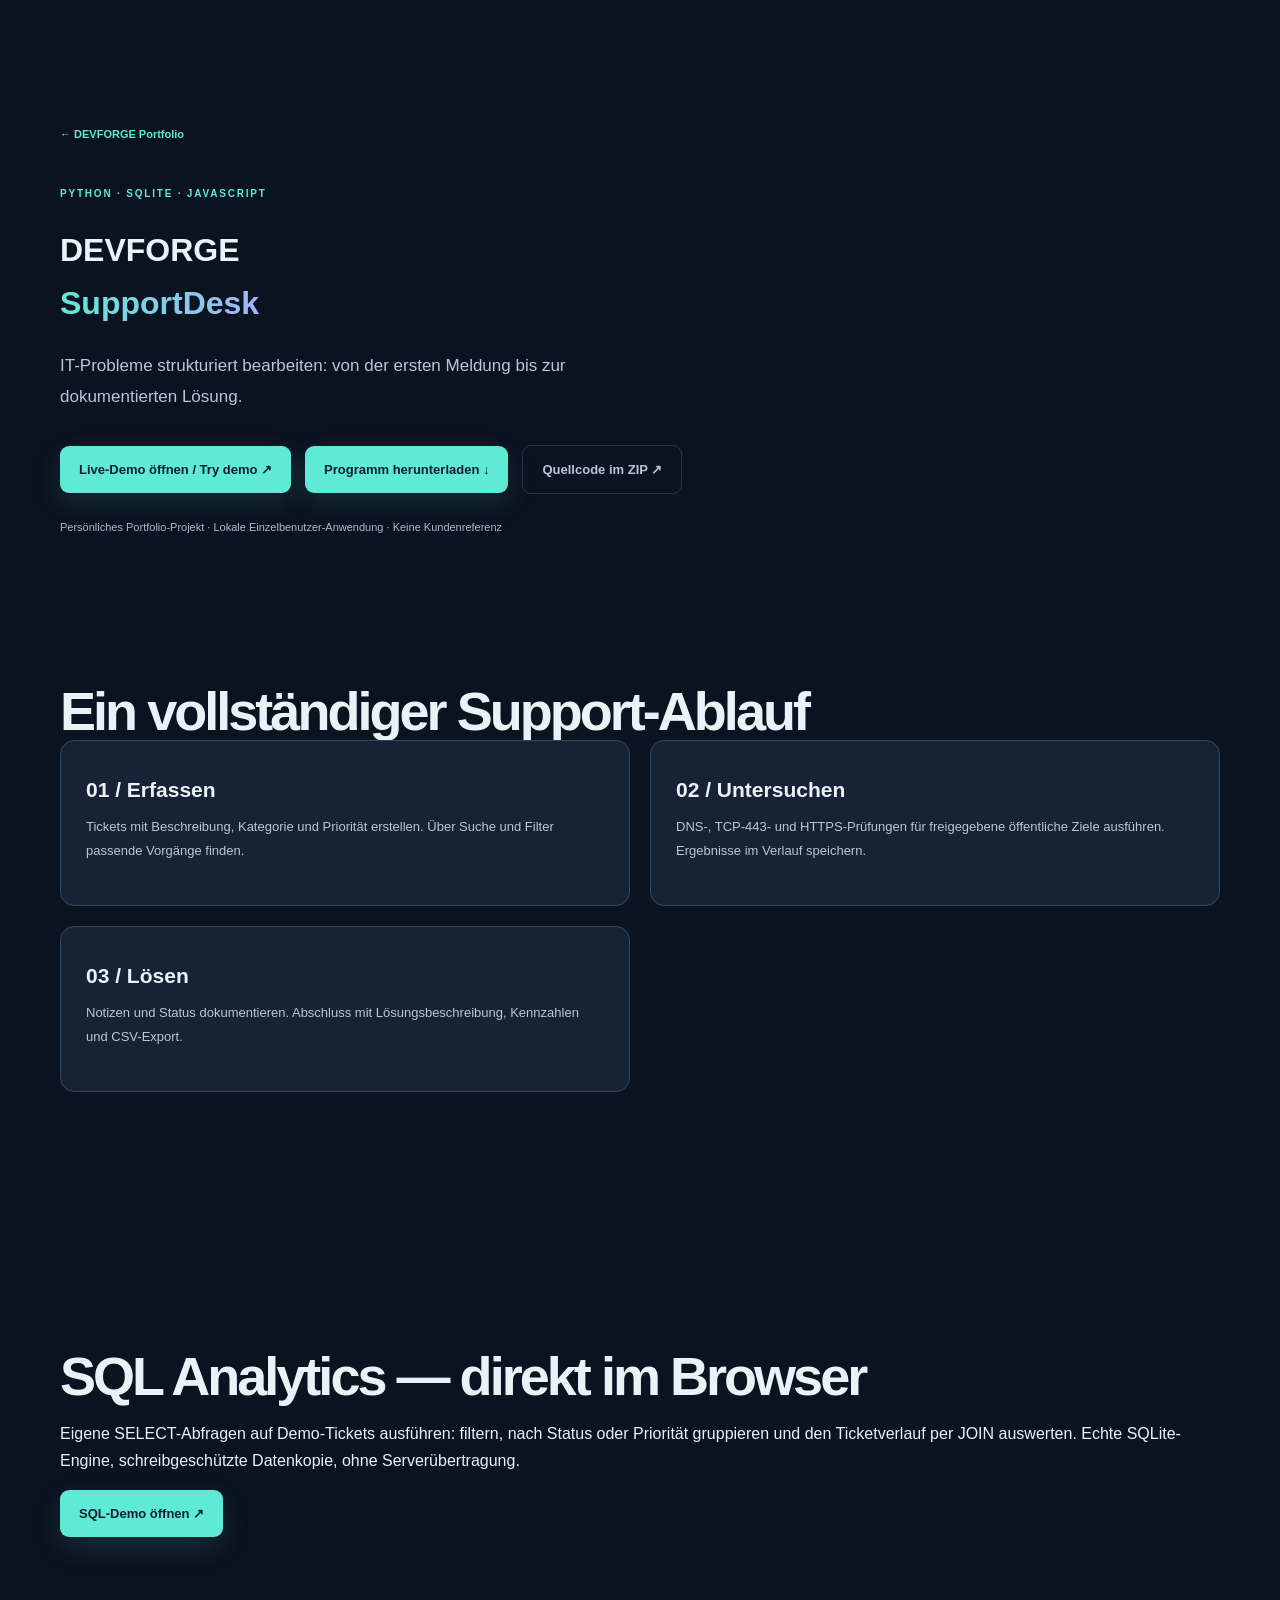
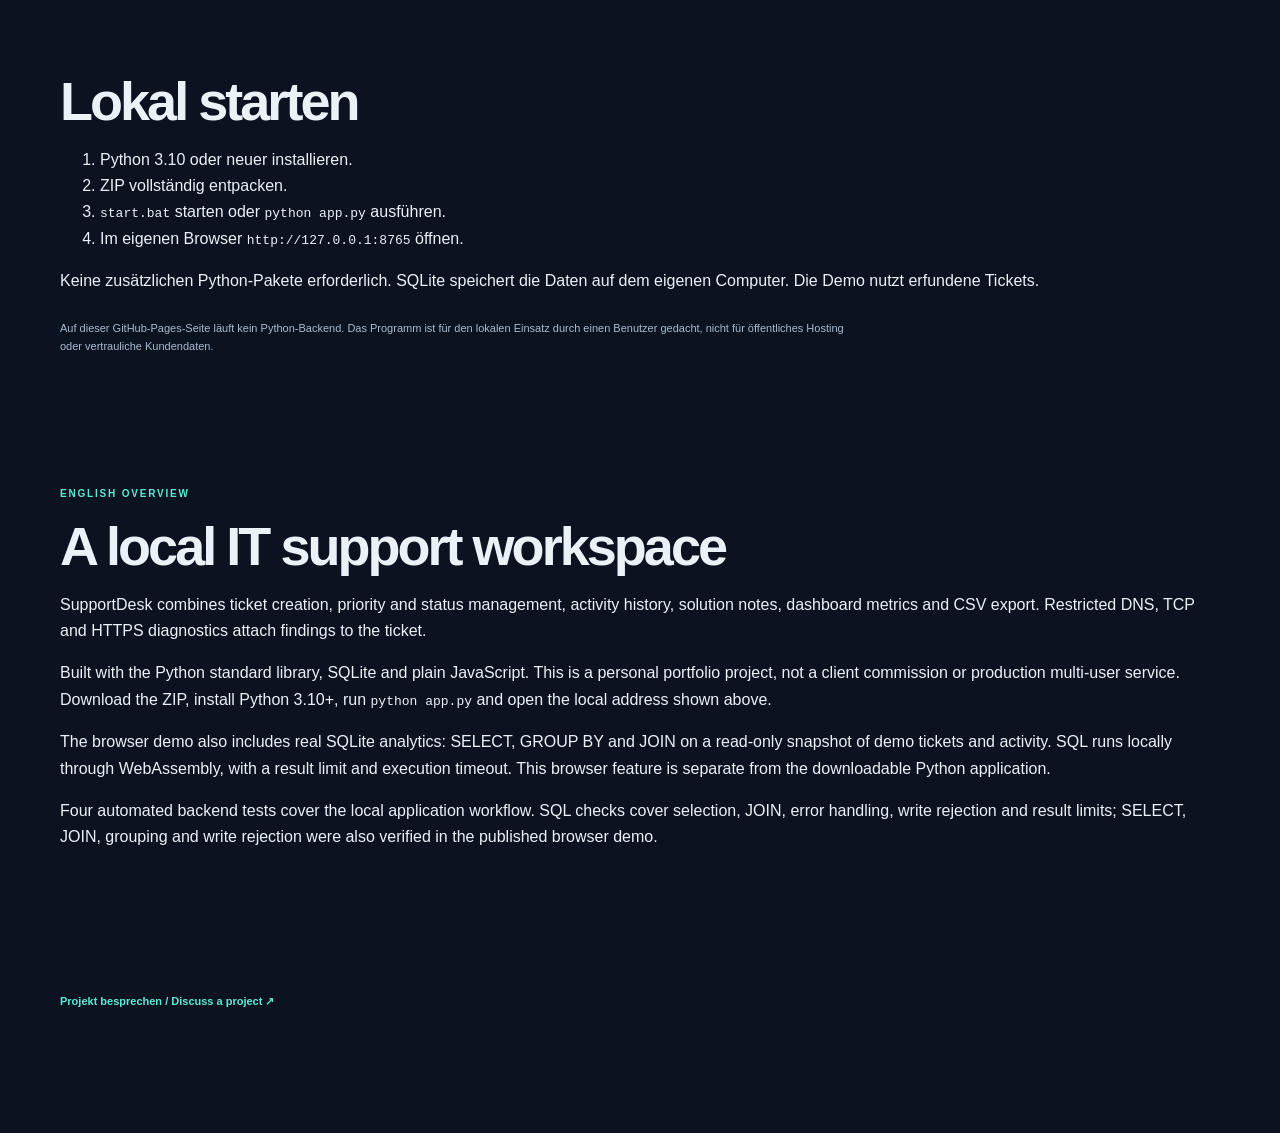
<file: supportdesk.html>
<!doctype html><html lang="de"><head><meta charset="utf-8"><meta name="viewport" content="width=device-width,initial-scale=1"><title>SupportDesk — DEVFORGE</title><meta name="description" content="Persönliches Python-Portfolio-Projekt: lokale IT-Tickets, SQLite und Netzwerkdiagnostik."><link rel="stylesheet" href="styles.css"><link rel="icon" href="favicon.svg"></head><body><main class="container section"><a class="text-link" href="index.html#work">← DEVFORGE Portfolio</a><div class="eyebrow" style="margin-top:40px">PYTHON · SQLITE · JAVASCRIPT</div><h1>DEVFORGE<br><span class="gradient-text">SupportDesk</span></h1><p class="hero-lead">IT-Probleme strukturiert bearbeiten: von der ersten Meldung bis zur dokumentierten Lösung.</p><div class="hero-actions"><a class="button button-primary" href="supportdesk-demo.html">Live-Demo öffnen / Try demo ↗</a><a class="button button-primary" href="DEVFORGE_SupportDesk.zip" download>Programm herunterladen ↓</a><a class="button button-quiet" href="https://github.com/mpirmq/devforge-portfolio/blob/main/DEVFORGE_SupportDesk.zip">Quellcode im ZIP ↗</a></div><p class="portfolio-note">Persönliches Portfolio-Projekt · Lokale Einzelbenutzer-Anwendung · Keine Kundenreferenz</p><section class="section"><h2>Ein vollständiger Support-Ablauf</h2><div class="project-grid"><article class="project-card"><div class="project-info"><h3>01 / Erfassen</h3><p>Tickets mit Beschreibung, Kategorie und Priorität erstellen. Über Suche und Filter passende Vorgänge finden.</p></div></article><article class="project-card"><div class="project-info"><h3>02 / Untersuchen</h3><p>DNS-, TCP-443- und HTTPS-Prüfungen für freigegebene öffentliche Ziele ausführen. Ergebnisse im Verlauf speichern.</p></div></article><article class="project-card"><div class="project-info"><h3>03 / Lösen</h3><p>Notizen und Status dokumentieren. Abschluss mit Lösungsbeschreibung, Kennzahlen und CSV-Export.</p></div></article></div></section><section class="section"><h2>SQL Analytics — direkt im Browser</h2><p>Eigene SELECT-Abfragen auf Demo-Tickets ausführen: filtern, nach Status oder Priorität gruppieren und den Ticketverlauf per JOIN auswerten. Echte SQLite-Engine, schreibgeschützte Datenkopie, ohne Serverübertragung.</p><a class="button button-primary" href="supportdesk-demo.html#sql-lab">SQL-Demo öffnen ↗</a></section><section><h2>Lokal starten</h2><ol><li>Python 3.10 oder neuer installieren.</li><li>ZIP vollständig entpacken.</li><li><code>start.bat</code> starten oder <code>python app.py</code> ausführen.</li><li>Im eigenen Browser <code>http://127.0.0.1:8765</code> öffnen.</li></ol><p>Keine zusätzlichen Python-Pakete erforderlich. SQLite speichert die Daten auf dem eigenen Computer. Die Demo nutzt erfundene Tickets.</p><p class="portfolio-note">Auf dieser GitHub-Pages-Seite läuft kein Python-Backend. Das Programm ist für den lokalen Einsatz durch einen Benutzer gedacht, nicht für öffentliches Hosting oder vertrauliche Kundendaten.</p></section><section class="section" lang="en"><div class="eyebrow">ENGLISH OVERVIEW</div><h2>A local IT support workspace</h2><p>SupportDesk combines ticket creation, priority and status management, activity history, solution notes, dashboard metrics and CSV export. Restricted DNS, TCP and HTTPS diagnostics attach findings to the ticket.</p><p>Built with the Python standard library, SQLite and plain JavaScript. This is a personal portfolio project, not a client commission or production multi-user service. Download the ZIP, install Python 3.10+, run <code>python app.py</code> and open the local address shown above.</p><p>The browser demo also includes real SQLite analytics: SELECT, GROUP BY and JOIN on a read-only snapshot of demo tickets and activity. SQL runs locally through WebAssembly, with a result limit and execution timeout. This browser feature is separate from the downloadable Python application.</p><p>Four automated backend tests cover the local application workflow. SQL checks cover selection, JOIN, error handling, write rejection and result limits; SELECT, JOIN, grouping and write rejection were also verified in the published browser demo.</p></section><a class="text-link" href="index.html#contact">Projekt besprechen / Discuss a project ↗</a></main></body></html>
</file>
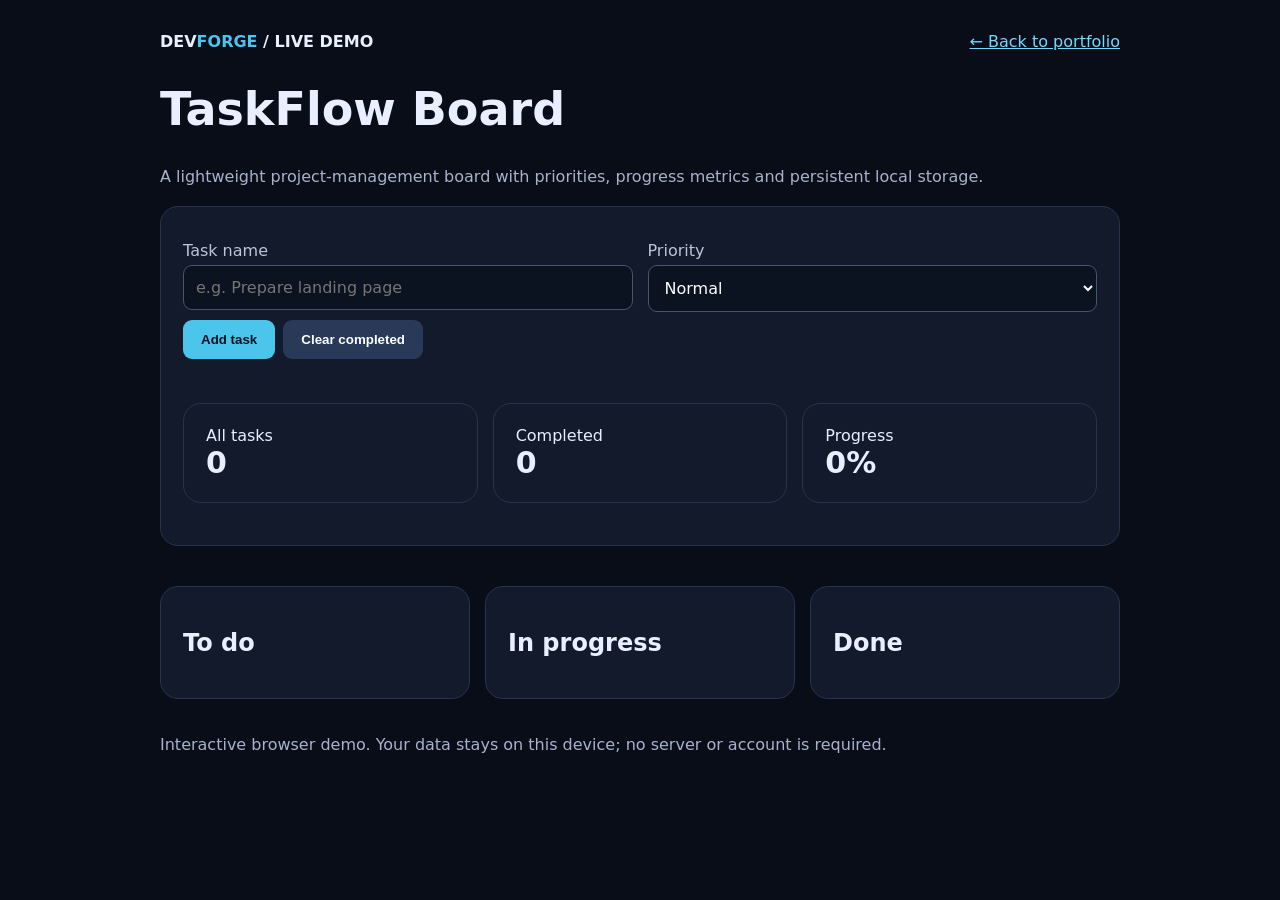
<file: task-board.html>
<!doctype html><html lang="en"><head><meta charset="utf-8"><meta name="viewport" content="width=device-width, initial-scale=1"><title>TaskFlow Board | DEVFORGE</title><style>*{box-sizing:border-box}body{margin:0;background:#090d18;color:#e9efff;font:16px system-ui,Arial}main{max-width:1000px;margin:32px auto;padding:0 20px}a{color:#75d8ff}header{display:flex;justify-content:space-between;align-items:center;gap:16px}h1{font-size:clamp(28px,5vw,46px)}p,.muted{color:#a7b3cc}section,.panel{background:#121a2b;border:1px solid #28344e;border-radius:18px;padding:22px;margin:20px 0}label{display:block;margin:12px 0 5px;color:#b8c5dc}input,textarea,select{width:100%;padding:12px;border:1px solid #465570;background:#0b1220;color:white;border-radius:9px;font:inherit}textarea{min-height:130px}button,.btn{display:inline-block;cursor:pointer;border:0;border-radius:9px;background:#4bc5ec;color:#061321;font-weight:700;padding:12px 18px;margin:8px 8px 8px 0;text-decoration:none}button.secondary{background:#283a57;color:white}button:focus-visible,a:focus-visible{outline:3px solid white}table{border-collapse:collapse;width:100%;margin-top:15px}th,td{text-align:left;padding:10px;border-bottom:1px solid #2c3a54;word-break:break-word}small{color:#a7b3cc}.grid{display:grid;grid-template-columns:repeat(auto-fit,minmax(210px,1fr));gap:15px}.stat{font-size:30px;font-weight:700}.error{color:#ff9f9f}.success{color:#83e3b2}@media print{body{background:white;color:black}header,.no-print,button{display:none!important}section,.panel{border:0;background:white;color:black}p,.muted,small{color:#333}input{color:black;border:0}}</style></head><body><main><header><strong>DEV<span style="color:#4bc5ec">FORGE</span> / LIVE DEMO</strong><a href="index.html#work">← Back to portfolio</a></header><h1>TaskFlow Board</h1><p>A lightweight project-management board with priorities, progress metrics and persistent local storage.</p><section><div class="grid"><div><label for="task">Task name</label><input id="task" placeholder="e.g. Prepare landing page"></div><div><label for="priority">Priority</label><select id="priority"><option>Normal</option><option>High</option><option>Low</option></select></div></div><button id="add">Add task</button><button id="clear" class="secondary">Clear completed</button><p id="message" role="status"></p><div class="grid"><div class="panel">All tasks<div class="stat" id="count">0</div></div><div class="panel">Completed<div class="stat" id="done">0</div></div><div class="panel">Progress<div class="stat" id="progress">0%</div></div></div></section><div class="grid"><section><h2>To do</h2><div id="todo"></div></section><section><h2>In progress</h2><div id="doing"></div></section><section><h2>Done</h2><div id="finished"></div></section></div><p class="muted">Interactive browser demo. Your data stays on this device; no server or account is required.</p></main><script>const $=id=>document.getElementById(id),key='devforge_taskflow_v1';let tasks;try{tasks=JSON.parse(localStorage.getItem(key))||[]}catch(e){tasks=[]}if(!Array.isArray(tasks))tasks=[];const statuses=['todo','doing','finished'];function save(){try{localStorage.setItem(key,JSON.stringify(tasks));$('message').textContent='Saved on this device.'}catch(e){$('message').textContent='Storage unavailable; changes last only until refresh.'}}function render(){statuses.forEach(s=>$(s).replaceChildren());tasks.forEach(t=>{let box=document.createElement('div');box.className='panel';box.style.margin='10px 0';let title=document.createElement('strong');title.textContent=t.name;let info=document.createElement('p');info.textContent='Priority: '+t.priority;let select=document.createElement('select');statuses.forEach(s=>{let o=document.createElement('option');o.value=s;o.textContent=s==='todo'?'To do':s==='doing'?'In progress':'Done';select.append(o)});select.value=t.status;select.setAttribute('aria-label','Status for '+t.name);select.onchange=()=>{t.status=select.value;save();render()};let del=document.createElement('button');del.className='secondary';del.textContent='Delete';del.onclick=()=>{tasks=tasks.filter(x=>x.id!==t.id);save();render()};box.append(title,info,select,del);$(t.status).append(box)});let done=tasks.filter(t=>t.status==='finished').length;$('count').textContent=tasks.length;$('done').textContent=done;$('progress').textContent=tasks.length?Math.round(done/tasks.length*100)+'%':'0%'}$('add').onclick=()=>{let name=$('task').value.trim();if(!name){$('message').textContent='Enter a task name.';return}tasks.push({id:Date.now()+'-'+Math.random(),name,priority:$('priority').value,status:'todo'});$('task').value='';save();render()};$('clear').onclick=()=>{tasks=tasks.filter(t=>t.status!=='finished');save();render()};render();</script></body></html>
</file>
<file: styles.css>
*{box-sizing:border-box}html{scroll-behavior:smooth;scroll-padding-top:90px}body{margin:0;background:#090d18;color:#eef2ff;font-family:"DM Sans",sans-serif;line-height:1.65;overflow-x:hidden}.container{width:min(1160px,calc(100% - 48px));margin:auto}.top-glow{position:absolute;top:-360px;left:30%;width:760px;height:600px;background:radial-gradient(ellipse,rgba(36,105,190,.19),transparent 68%);pointer-events:none}.nav-wrap{position:sticky;top:0;z-index:20;background:rgba(9,13,24,.82);backdrop-filter:blur(18px);border-bottom:1px solid rgba(148,163,184,.1)}.nav{height:78px;display:flex;align-items:center;justify-content:space-between}.brand{display:flex;align-items:center;gap:10px;color:#f8fafc;text-decoration:none;font:700 18px "Space Grotesk",sans-serif;letter-spacing:.07em}.accent{color:#5bb7f5}.brand-mark{width:31px;height:31px;border:1px solid #4aa9ed;border-radius:9px;display:grid;place-items:center;font-size:14px;color:#fff;letter-spacing:-.1em}.brand-mark span{color:#59c4f5}.nav-links{display:flex;align-items:center;gap:34px}.nav-links a{font-size:13px;color:#aab5c9;text-decoration:none;transition:.2s}.nav-links a:hover,.text-link:hover{color:#69c8ff}.nav-links .nav-cta{color:#fff}.nav-cta span{color:#63c4ff}.lang-toggle,.menu-toggle{background:transparent;border:1px solid #29364c;color:#d9e5f5;border-radius:8px;padding:7px 10px;cursor:pointer}.menu-toggle{display:none}.hero{min-height:650px;display:grid;grid-template-columns:1.08fr .92fr;align-items:center;gap:40px;padding-top:70px;padding-bottom:80px}.eyebrow{font-size:10px;letter-spacing:.18em;color:#69bff5;font-weight:700}.status-dot{display:inline-block;width:7px;height:7px;border-radius:50%;background:#50d6a0;box-shadow:0 0 12px #50d6a0;margin-right:9px}.hero h1,.section h2,.contact-inner h2{font:700 clamp(44px,6vw,72px)/1.06 "Space Grotesk",sans-serif;letter-spacing:-.055em;margin:25px 0}.gradient-text{background:linear-gradient(100deg,#74d3ff,#728bff 70%,#b29aff);-webkit-background-clip:text;background-clip:text;color:transparent}.hero-lead{font-size:17px;color:#aab6cb;max-width:570px;line-height:1.8}.hero-actions{display:flex;gap:14px;align-items:center;margin-top:32px;flex-wrap:wrap}.button{display:inline-flex;align-items:center;gap:14px;padding:13px 19px;border-radius:9px;text-decoration:none;font-size:13px;font-weight:700;transition:.2s}.button-primary{background:linear-gradient(110deg,#238ed4,#4b78e8);color:#fff;box-shadow:0 10px 32px rgba(44,129,220,.2)}.button-primary:hover{transform:translateY(-2px);box-shadow:0 14px 36px rgba(44,129,220,.32)}.button-quiet{color:#b7c5d9;border:1px solid #27354b}.hero-meta{display:flex;gap:13px;align-items:center;color:#71819a;font-size:11px;margin-top:42px}.hero-meta i{width:3px;height:3px;border-radius:50%;background:#4c86b7}.hero-visual{min-height:430px;display:grid;place-items:center;position:relative}.orbit{position:absolute;border:1px solid rgba(76,160,225,.15);border-radius:50%;transform:rotate(-22deg)}.orbit-one{width:420px;height:280px}.orbit-two{width:500px;height:350px;transform:rotate(35deg)}.code-card{position:relative;width:min(100%,440px);background:linear-gradient(145deg,#151e30,#0e1626);border:1px solid #2a3a52;border-radius:15px;box-shadow:0 35px 90px rgba(0,0,0,.38);overflow:hidden;transform:rotate(-3deg)}.code-top,.code-bottom{height:44px;padding:0 17px;display:flex;align-items:center;justify-content:space-between;color:#788ba8;font-size:10px;border-bottom:1px solid #243149}.dots{display:flex;gap:5px}.dots b,.browser-top i,.mini-head i{width:7px;height:7px;border-radius:50%;background:#ed6a68}.dots b:nth-child(2),.browser-top i:nth-child(2),.mini-head i:nth-child(2){background:#eab75c}.dots b:nth-child(3),.browser-top i:nth-child(3),.mini-head i:nth-child(3){background:#54c997}.code-lock{font-size:13px}.code-lines{padding:22px 22px 26px;font:12px/2 "DM Sans",sans-serif;color:#cbd5e1}.code-lines p{margin:0}.code-lines em{font-style:normal;color:#52647e;display:inline-block;width:26px}.purple{color:#c49bff}.cyan{color:#71d8ef}.yellow{color:#f6d17b}.green{color:#9bd9a5}.comment{color:#7086a1}.code-spacer{height:13px}.code-bottom{border-top:1px solid #243149;border-bottom:0}.code-bottom .status-dot{margin:0 7px 0 0}.float-chip{position:absolute;background:#17243a;border:1px solid #334761;color:#dbeafe;padding:10px 14px;border-radius:10px;box-shadow:0 15px 40px #0005;font-size:11px}.float-chip span{margin-left:6px}.chip-one{top:65px;right:-3px}.chip-two{bottom:57px;left:-5px}.trust-strip{border-top:1px solid #1c293b;border-bottom:1px solid #1c293b;background:#0c1220}.trust-inner{min-height:90px;display:flex;align-items:center;justify-content:space-between;gap:30px}.trust-inner>span{font-size:9px;letter-spacing:.17em;color:#65758e}.tech-list{display:flex;gap:clamp(14px,3vw,38px);flex-wrap:wrap;color:#a7b5c9;font:600 11px "Space Grotesk",sans-serif;letter-spacing:.07em}.section{padding-top:120px;padding-bottom:120px}.section-heading{display:flex;align-items:end;justify-content:space-between;gap:50px;margin-bottom:48px}.section h2,.contact-inner h2{font-size:clamp(38px,5vw,54px);margin:16px 0 0}.muted{color:#73829a}.section-heading>p{max-width:390px;color:#8f9db3;font-size:14px;margin:0 0 5px}.service-grid{display:grid;grid-template-columns:repeat(3,1fr);gap:17px}.service-card{background:linear-gradient(145deg,#121b2b,#0e1523);border:1px solid #25334a;border-radius:14px;padding:28px;min-height:285px;transition:.25s}.service-card:hover,.project-card:hover{transform:translateY(-5px);border-color:#42668c}.service-icon{width:43px;height:43px;border-radius:12px;display:grid;place-items:center;background:#142b42;color:#70c9ff;font-size:22px;margin-bottom:27px}.card-number,.project-meta{font-size:9px;letter-spacing:.14em;color:#6c9fc7;font-weight:700}.service-card h3,.project-info h3{font:600 20px "Space Grotesk",sans-serif;margin:10px 0}.service-card p,.project-info p{color:#91a0b5;font-size:13px;line-height:1.8}.tags{display:flex;gap:7px;flex-wrap:wrap;margin-top:22px}.tags span,.language-pills span{font-size:10px;color:#a9c8e1;border:1px solid #2c4057;border-radius:5px;padding:5px 8px}.work-section{background:#0c1220;border-top:1px solid #1b293c;border-bottom:1px solid #1b293c}.project-grid{display:grid;grid-template-columns:repeat(2,1fr);gap:20px}.project-card{border:1px solid #26354b;background:#101929;border-radius:14px;overflow:hidden;transition:.25s}.project-feature{grid-column:span 2;display:grid;grid-template-columns:1.05fr .95fr}.project-art{min-height:210px;display:grid;place-items:center;overflow:hidden;position:relative}.art-automation{background:radial-gradient(ellipse at 50% 50%,#173b5a,#101d32 65%)}.mini-window{width:80%;background:#101a2a;border:1px solid #38516c;border-radius:10px;padding:0 15px 15px;box-shadow:0 20px 40px #0005}.mini-head{height:34px;border-bottom:1px solid #2b3a50;display:flex;align-items:center;gap:5px;color:#7e91aa;font-size:9px}.mini-head span{margin-left:8px}.flow-row{display:flex;align-items:center;justify-content:space-between;gap:6px;margin:28px 0 18px;color:#9db9d3;font-size:10px}.flow-row b{background:#172e45;padding:10px 8px;border-radius:5px;font-weight:500}.flow-row span{color:#4fb4ed}.progress{height:4px;background:#26374d;border-radius:5px;overflow:hidden}.progress span{display:block;width:100%;height:100%;background:#42c6a0}.mini-window small{display:block;color:#50cba0;font-size:8px;letter-spacing:.15em;margin-top:9px}.project-info{padding:23px 25px 26px}.project-feature .project-info{align-self:center}.project-meta{display:flex;justify-content:space-between;gap:10px;flex-wrap:wrap}.demo-label{color:#e7b96a}.project-info h3{font-size:21px;margin-top:14px}.project-info p{margin-bottom:17px}.text-link{font-size:11px;color:#6fc5f6;text-decoration:none;font-weight:700}.art-invoice{background:radial-gradient(ellipse,#263d5a,#141c2d 70%)}.invoice-sheet{width:145px;height:165px;background:#eaf1f8;border-radius:6px;padding:18px;color:#1a2c43;transform:rotate(5deg);box-shadow:0 20px 35px #0006}.invoice-brand{font:700 10px "Space Grotesk";color:#1e4261}.invoice-brand span{color:#389bd3}.invoice-line{height:4px;width:55%;background:#c4d2df;border-radius:4px;margin-top:10px}.invoice-line.wide{width:90%;margin-top:22px}.invoice-total{margin-top:32px;border-top:1px solid #c4d2df;padding-top:8px;display:flex;justify-content:space-between;align-items:end}.invoice-total small{font-size:7px;color:#62758b}.invoice-total b{font-size:10px}.art-web{background:radial-gradient(ellipse,#1b3d4b,#111d2d 70%)}.browser-card{width:75%;background:#e8eef4;border-radius:8px;overflow:hidden;transform:rotate(-4deg);box-shadow:0 20px 35px #0006}.browser-top{height:20px;background:#cbd6e1;display:flex;align-items:center;gap:4px;padding:0 9px}.browser-top i{width:5px;height:5px}.browser-content{padding:17px}.browser-title{height:9px;width:60%;background:#24445e;border-radius:3px}.browser-copy{height:5px;width:85%;background:#a7bacb;margin-top:9px;border-radius:3px}.browser-button{height:13px;width:45px;background:#399bd0;border-radius:3px;margin-top:13px}.browser-blocks{display:flex;gap:7px;margin-top:15px}.browser-blocks i{height:35px;flex:1;background:#c5d5e1;border-radius:3px}.portfolio-note{font-size:11px;color:#73839b;margin-top:24px;max-width:800px}.about-section{display:grid;grid-template-columns:.8fr 1.2fr;gap:100px;align-items:center}.about-mark{height:300px;border:1px solid #243a53;border-radius:18px;background:radial-gradient(ellipse at 50% 40%,#183754,#101827 70%);display:flex;flex-direction:column;align-items:center;justify-content:center;position:relative;overflow:hidden}.about-mark:before,.about-mark:after{content:"";position:absolute;width:280px;height:130px;border:1px solid #315271;border-radius:50%;transform:rotate(-35deg)}.about-mark:after{transform:rotate(35deg)}.big-mark{font:700 90px "Space Grotesk";letter-spacing:-.12em;z-index:1}.big-mark span{color:#54b8f1}.mark-caption{font-size:8px;letter-spacing:.2em;line-height:1.8;color:#6e94b5;text-align:center;margin-top:10px;z-index:1}.about-copy h2{font:700 clamp(36px,4vw,50px)/1.1 "Space Grotesk";letter-spacing:-.05em;margin:16px 0 22px}.about-copy p{font-size:13px;color:#98a7bc;line-height:1.9}.language-pills{display:flex;gap:9px;margin-top:23px}.contact-section{background:linear-gradient(110deg,#101e32,#101827 55%,#11172a);border-top:1px solid #293b55;border-bottom:1px solid #293b55}.contact-inner{padding-top:90px;padding-bottom:90px;display:grid;grid-template-columns:1.2fr .8fr;align-items:center;gap:80px}.contact-inner h2{font-size:clamp(45px,5vw,62px)}.contact-inner>div:first-child>p{max-width:490px;color:#9aa9bd;font-size:14px;line-height:1.9;margin-top:22px}.contact-box{border:1px solid #334963;background:#111d30;border-radius:15px;padding:28px;position:relative}.contact-orb{width:42px;height:42px;border-radius:12px;background:#193b59;color:#70c9ff;display:grid;place-items:center;font-size:21px}.contact-box h3{font:600 19px "Space Grotesk";margin:20px 0 6px}.contact-box p,.contact-box small{color:#8d9db3;font-size:12px}.contact-box .button{margin-top:12px}.contact-box small{display:block;margin-top:13px;font-size:9px}.footer{padding:28px 0 20px;background:#080c15}.footer-inner{display:flex;align-items:center;justify-content:space-between;gap:20px;color:#65758d;font-size:10px}.footer .brand{font-size:14px}.footer .brand-mark{width:26px;height:26px}.legal-links{display:flex;gap:18px;margin-top:15px}.legal-links a{font-size:10px;color:#65758d;text-decoration:none}.legal-links a:hover{color:#70c9ff}
@media(max-width:850px){.hero{grid-template-columns:1fr;padding-top:65px}.hero-visual{min-height:370px}.section-heading{display:block}.section-heading>p{margin-top:20px}.about-section{gap:45px}.contact-inner{gap:35px}.trust-inner{align-items:flex-start;flex-direction:column;justify-content:center;padding-top:20px;padding-bottom:20px}.project-feature{grid-template-columns:1fr}.project-feature .project-art{min-height:190px}}
@media(max-width:650px){.container{width:min(100% - 34px,1160px)}.nav{height:68px}.menu-toggle{display:block}.nav-links{display:none;position:absolute;top:68px;left:0;right:0;padding:20px 24px 24px;background:#0c1321;border-bottom:1px solid #26354b;flex-direction:column;align-items:flex-start;gap:18px}.nav-links.open{display:flex}.hero{padding-top:55px;gap:10px}.hero h1{font-size:49px}.hero-lead{font-size:15px}.hero-visual{min-height:330px}.code-card{width:95%}.orbit-one{width:300px;height:220px}.orbit-two{width:350px;height:260px}.chip-one{right:0;top:25px}.chip-two{left:0;bottom:25px}.tech-list{gap:14px}.section{padding-top:82px;padding-bottom:82px}.service-grid,.project-grid{grid-template-columns:1fr}.project-feature{grid-column:auto;display:block}.project-feature .project-art{min-height:190px}.service-card{min-height:auto}.about-section{grid-template-columns:1fr;gap:35px}.about-mark{height:230px}.contact-inner{grid-template-columns:1fr;padding-top:75px;padding-bottom:75px}.footer-inner{align-items:flex-start;flex-direction:column}.footer-inner>span:last-child{max-width:260px}.section h2{font-size:42px}}

/* DEVFORGE 2026: accessible midnight-teal visual system */
:root{--df-bg:#0b1220;--df-card:#162235;--df-ink:#eaf2f8;--df-muted:#b7c7d9;--df-teal:#5eead4;--df-lavender:#a5b4fc}
body{background:var(--df-bg);color:var(--df-ink)}
.nav-wrap{background:rgba(11,18,32,.94)}.work-section,.trust-strip{background:#101b2c}
.project-card,.service-card{background:var(--df-card);border-color:#34465e}
.project-info p,.service-card p,.section-heading>p,.hero-lead{color:var(--df-muted)}
.project-meta,.eyebrow,.text-link,.accent,.nav-cta span{color:var(--df-teal)}
.muted,.portfolio-note{color:#aabbd0}.nav-links a{color:#c4d3e4}
.button-primary{background:#5eead4;color:#09202a;box-shadow:0 10px 30px #5eead421}.button-primary:hover{background:#99f6e4;box-shadow:0 12px 36px #5eead433}
.gradient-text{background:linear-gradient(110deg,#5eead4,#a5b4fc);background-clip:text;-webkit-background-clip:text;color:transparent}
.case-art{padding:22px;min-height:240px;background:radial-gradient(circle at 50% 30%,color-mix(in srgb,var(--case-accent) 18%,transparent),transparent 68%),#101b2c}
.case-preview{width:min(100%,380px);border:1px solid color-mix(in srgb,var(--case-accent) 40%,#334155);background:#101827;border-radius:14px;padding:18px 20px;box-shadow:0 18px 35px #0004;transform:rotate(-1deg)}
.case-top{display:flex;align-items:center;gap:9px;font:700 9px 'Space Grotesk',sans-serif;letter-spacing:.12em;color:#c6d4e6}.case-dot{height:7px;width:7px;border-radius:50%;background:var(--case-accent)}.case-id{margin-left:auto;color:#b2c2d5}
.case-symbol{font-size:35px;line-height:1.25;color:var(--case-accent);margin-top:13px}.case-title{font:700 18px 'Space Grotesk',sans-serif;color:#f0f6fc;letter-spacing:.02em}.case-stat{margin-top:15px;font:700 15px 'Space Grotesk',sans-serif;color:var(--case-accent)}.case-sub{color:#c4d2e2;font-size:11px;margin-top:4px}.case-example{border-top:1px solid #354760;margin-top:16px;padding-top:12px;color:#d1dfed;font-size:12px;line-height:1.6}
a:focus-visible,button:focus-visible{outline:3px solid #5eead4;outline-offset:4px}
@media(prefers-reduced-motion:reduce){*,*:before,*:after{scroll-behavior:auto!important;transition-duration:.01ms!important;animation-duration:.01ms!important}}
</file>
